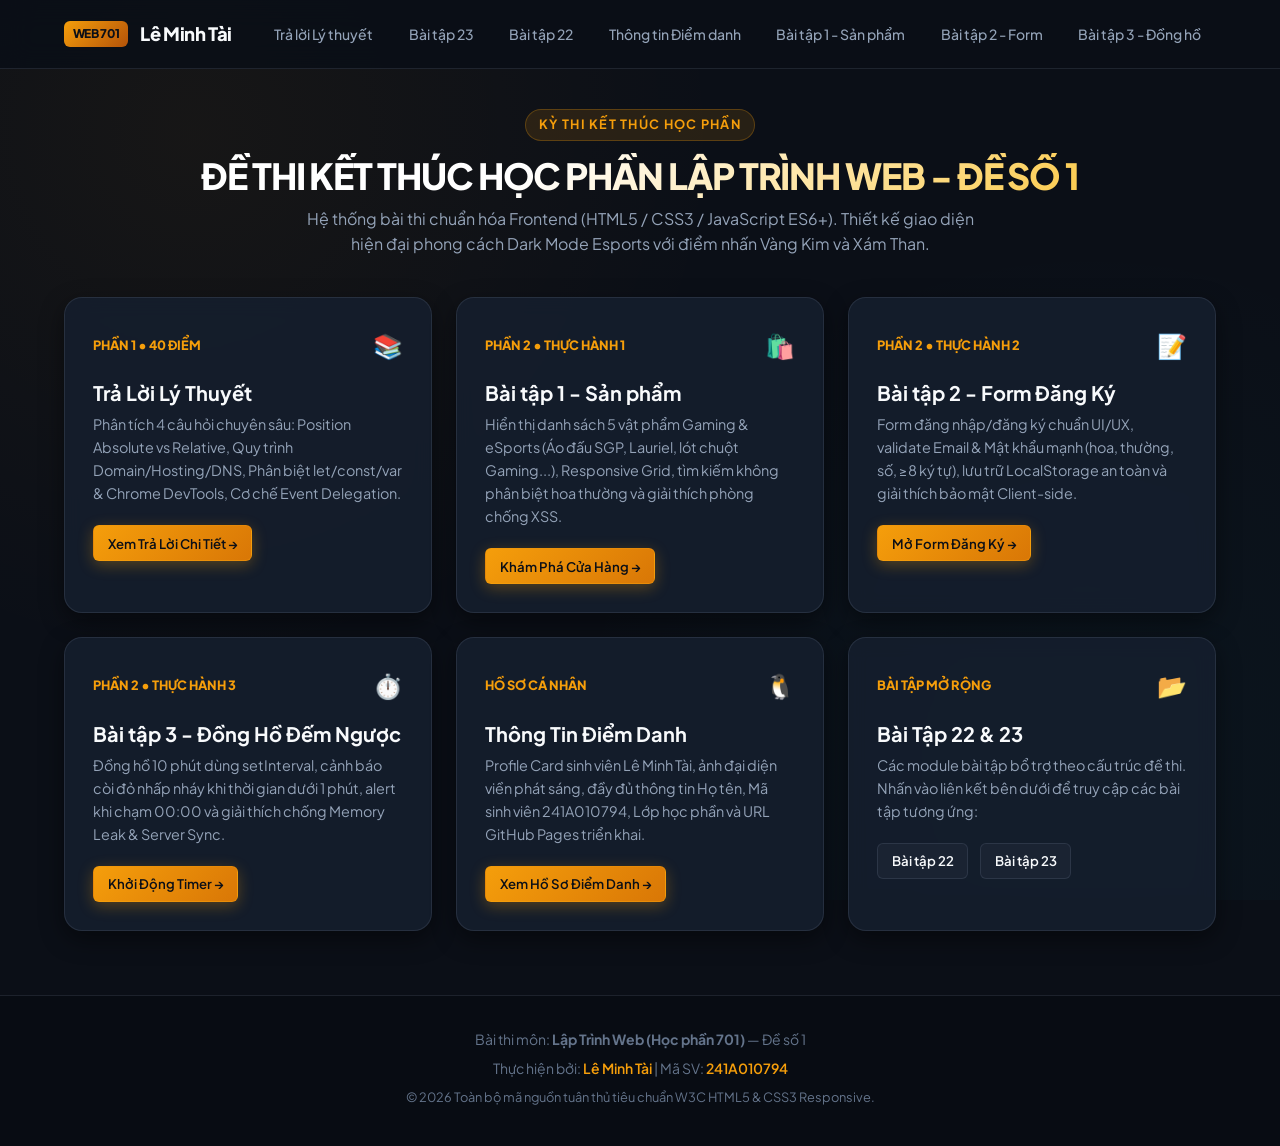
<file: index.html>
<!DOCTYPE html>
<html lang="vi">
<head>
  <meta charset="UTF-8">
  <meta name="viewport" content="width=device-width, initial-scale=1.0">
  <title>ĐỀ THI KẾT THÚC HỌC PHẦN LẬP TRÌNH WEB - ĐỀ SỐ 1</title>
  <meta name="description" content="Đề thi kết thúc học phần Lập trình Web - Đề số 1. Mã sinh viên: 241A010794.">
  <link rel="stylesheet" href="css/style.css">
</head>
<body>

  <!-- HEADER & NAVIGATION MENU -->
  <header class="site-header">
    <div class="container nav-wrapper">
      <a href="index.html" class="brand-logo" id="brand-logo">
        <span class="brand-badge">WEB 701</span>
        <span>Lê Minh Tài</span>
      </a>

      <!-- Menu theo đúng yêu cầu chính xác của đề thi -->
      <nav>
        <ul class="nav-menu">
          <li><a href="about.html" class="nav-link" id="nav-about">Trả lời Lý thuyết</a></li>
          <li><a href="baitap23.html" class="nav-link" id="nav-bt23">Bài tập 23</a></li>
          <li><a href="baitap22.html" class="nav-link" id="nav-bt22">Bài tập 22</a></li>
          <li><a href="contact.html" class="nav-link" id="nav-contact">Thông tin Điểm danh</a></li>
          <li><a href="baitap01.html" class="nav-link" id="nav-bt01">Bài tập 1 - Sản phẩm</a></li>
          <li><a href="baitap02.html" class="nav-link" id="nav-bt02">Bài tập 2 - Form</a></li>
          <li><a href="baitap03.html" class="nav-link" id="nav-bt03">Bài tập 3 - Đồng hồ</a></li>
        </ul>
      </nav>
    </div>
  </header>

  <!-- MAIN CONTENT -->
  <main class="main-content">
    <div class="container">
      
      <!-- HERO BANNER -->
      <section class="page-header">
        <span class="page-badge">Kỳ Thi Kết Thúc Học Phần</span>
        <h1 class="page-title">ĐỀ THI KẾT THÚC HỌC PHẦN LẬP TRÌNH WEB - ĐỀ SỐ 1</h1>
        <p class="page-desc">
          Hệ thống bài thi chuẩn hóa Frontend (HTML5 / CSS3 / JavaScript ES6+). Thiết kế giao diện hiện đại phong cách Dark Mode Esports với điểm nhấn Vàng Kim và Xám Than.
        </p>
      </section>

      <!-- PORTAL CARDS GRID -->
      <div style="display: grid; grid-template-columns: repeat(auto-fit, minmax(320px, 1fr)); gap: 1.5rem; margin-top: 2rem;">
        
        <!-- CARD 1: LÝ THUYẾT -->
        <article class="card">
          <div style="display: flex; justify-content: space-between; align-items: center; margin-bottom: 1rem;">
            <span style="color: var(--accent-gold); font-size: 0.8rem; font-weight: 800; text-transform: uppercase;">Phần 1 • 40 Điểm</span>
            <span style="font-size: 1.5rem;">📚</span>
          </div>
          <h2 style="font-size: 1.25rem; margin-bottom: 0.5rem;">Trả Lời Lý Thuyết</h2>
          <p style="color: var(--text-muted); font-size: 0.9rem; margin-bottom: 1.25rem;">
            Phân tích 4 câu hỏi chuyên sâu: Position Absolute vs Relative, Quy trình Domain/Hosting/DNS, Phân biệt let/const/var & Chrome DevTools, Cơ chế Event Delegation.
          </p>
          <a href="about.html" class="btn btn-primary btn-sm" id="btn-goto-about">Xem Trả Lời Chi Tiết &rarr;</a>
        </article>

        <!-- CARD 2: BÀI TẬP 1 - SẢN PHẨM -->
        <article class="card">
          <div style="display: flex; justify-content: space-between; align-items: center; margin-bottom: 1rem;">
            <span style="color: var(--accent-gold); font-size: 0.8rem; font-weight: 800; text-transform: uppercase;">Phần 2 • Thực Hành 1</span>
            <span style="font-size: 1.5rem;">🛍️</span>
          </div>
          <h2 style="font-size: 1.25rem; margin-bottom: 0.5rem;">Bài tập 1 - Sản phẩm</h2>
          <p style="color: var(--text-muted); font-size: 0.9rem; margin-bottom: 1.25rem;">
            Hiển thị danh sách 5 vật phẩm Gaming & eSports (Áo đấu SGP, Lauriel, lót chuột Gaming...), Responsive Grid, tìm kiếm không phân biệt hoa thường và giải thích phòng chống XSS.
          </p>
          <a href="baitap01.html" class="btn btn-primary btn-sm" id="btn-goto-bt01">Khám Phá Cửa Hàng &rarr;</a>
        </article>

        <!-- CARD 3: BÀI TẬP 2 - FORM ĐĂNG KÝ -->
        <article class="card">
          <div style="display: flex; justify-content: space-between; align-items: center; margin-bottom: 1rem;">
            <span style="color: var(--accent-gold); font-size: 0.8rem; font-weight: 800; text-transform: uppercase;">Phần 2 • Thực Hành 2</span>
            <span style="font-size: 1.5rem;">📝</span>
          </div>
          <h2 style="font-size: 1.25rem; margin-bottom: 0.5rem;">Bài tập 2 - Form Đăng Ký</h2>
          <p style="color: var(--text-muted); font-size: 0.9rem; margin-bottom: 1.25rem;">
            Form đăng nhập/đăng ký chuẩn UI/UX, validate Email & Mật khẩu mạnh (hoa, thường, số, ≥8 ký tự), lưu trữ LocalStorage an toàn và giải thích bảo mật Client-side.
          </p>
          <a href="baitap02.html" class="btn btn-primary btn-sm" id="btn-goto-bt02">Mở Form Đăng Ký &rarr;</a>
        </article>

        <!-- CARD 4: BÀI TẬP 3 - COUNTDOWN TIMER -->
        <article class="card">
          <div style="display: flex; justify-content: space-between; align-items: center; margin-bottom: 1rem;">
            <span style="color: var(--accent-gold); font-size: 0.8rem; font-weight: 800; text-transform: uppercase;">Phần 2 • Thực Hành 3</span>
            <span style="font-size: 1.5rem;">⏱️</span>
          </div>
          <h2 style="font-size: 1.25rem; margin-bottom: 0.5rem;">Bài tập 3 - Đồng Hồ Đếm Ngược</h2>
          <p style="color: var(--text-muted); font-size: 0.9rem; margin-bottom: 1.25rem;">
            Đồng hồ 10 phút dùng setInterval, cảnh báo còi đỏ nhấp nháy khi thời gian dưới 1 phút, alert khi chạm 00:00 và giải thích chống Memory Leak & Server Sync.
          </p>
          <a href="baitap03.html" class="btn btn-primary btn-sm" id="btn-goto-bt03">Khởi Động Timer &rarr;</a>
        </article>

        <!-- CARD 5: THÔNG TIN ĐIỂM DANH -->
        <article class="card">
          <div style="display: flex; justify-content: space-between; align-items: center; margin-bottom: 1rem;">
            <span style="color: var(--accent-gold); font-size: 0.8rem; font-weight: 800; text-transform: uppercase;">Hồ Sơ Cá Nhân</span>
            <span style="font-size: 1.5rem;">🐧</span>
          </div>
          <h2 style="font-size: 1.25rem; margin-bottom: 0.5rem;">Thông Tin Điểm Danh</h2>
          <p style="color: var(--text-muted); font-size: 0.9rem; margin-bottom: 1.25rem;">
            Profile Card sinh viên Lê Minh Tài, ảnh đại diện viền phát sáng, đầy đủ thông tin Họ tên, Mã sinh viên 241A010794, Lớp học phần và URL GitHub Pages triển khai.
          </p>
          <a href="contact.html" class="btn btn-primary btn-sm" id="btn-goto-contact">Xem Hồ Sơ Điểm Danh &rarr;</a>
        </article>

        <!-- CARD 6: CÁC BÀI TẬP BỔ TRỢ (BT22, BT23) -->
        <article class="card">
          <div style="display: flex; justify-content: space-between; align-items: center; margin-bottom: 1rem;">
            <span style="color: var(--accent-gold); font-size: 0.8rem; font-weight: 800; text-transform: uppercase;">Bài Tập Mở Rộng</span>
            <span style="font-size: 1.5rem;">📂</span>
          </div>
          <h2 style="font-size: 1.25rem; margin-bottom: 0.5rem;">Bài Tập 22 & 23</h2>
          <p style="color: var(--text-muted); font-size: 0.9rem; margin-bottom: 1.25rem;">
            Các module bài tập bổ trợ theo cấu trúc đề thi. Nhấn vào liên kết bên dưới để truy cập các bài tập tương ứng:
          </p>
          <div style="display: flex; gap: 0.75rem;">
            <a href="baitap22.html" class="btn btn-secondary btn-sm" id="btn-goto-bt22">Bài tập 22</a>
            <a href="baitap23.html" class="btn btn-secondary btn-sm" id="btn-goto-bt23">Bài tập 23</a>
          </div>
        </article>

      </div>

    </div>
  </main>

  <!-- FOOTER -->
  <footer class="site-footer">
    <div class="container">
      <p>Bài thi môn: <strong>Lập Trình Web (Học phần 701)</strong> — Đề số 1</p>
      <p>Thực hiện bởi: <span class="footer-highlight">Lê Minh Tài</span> | Mã SV: <span class="footer-highlight">241A010794</span></p>
      <p style="font-size: 0.8rem; margin-top: 0.5rem;">&copy; 2026 Toàn bộ mã nguồn tuân thủ tiêu chuẩn W3C HTML5 & CSS3 Responsive.</p>
    </div>
  </footer>

</body>
</html>
</file>
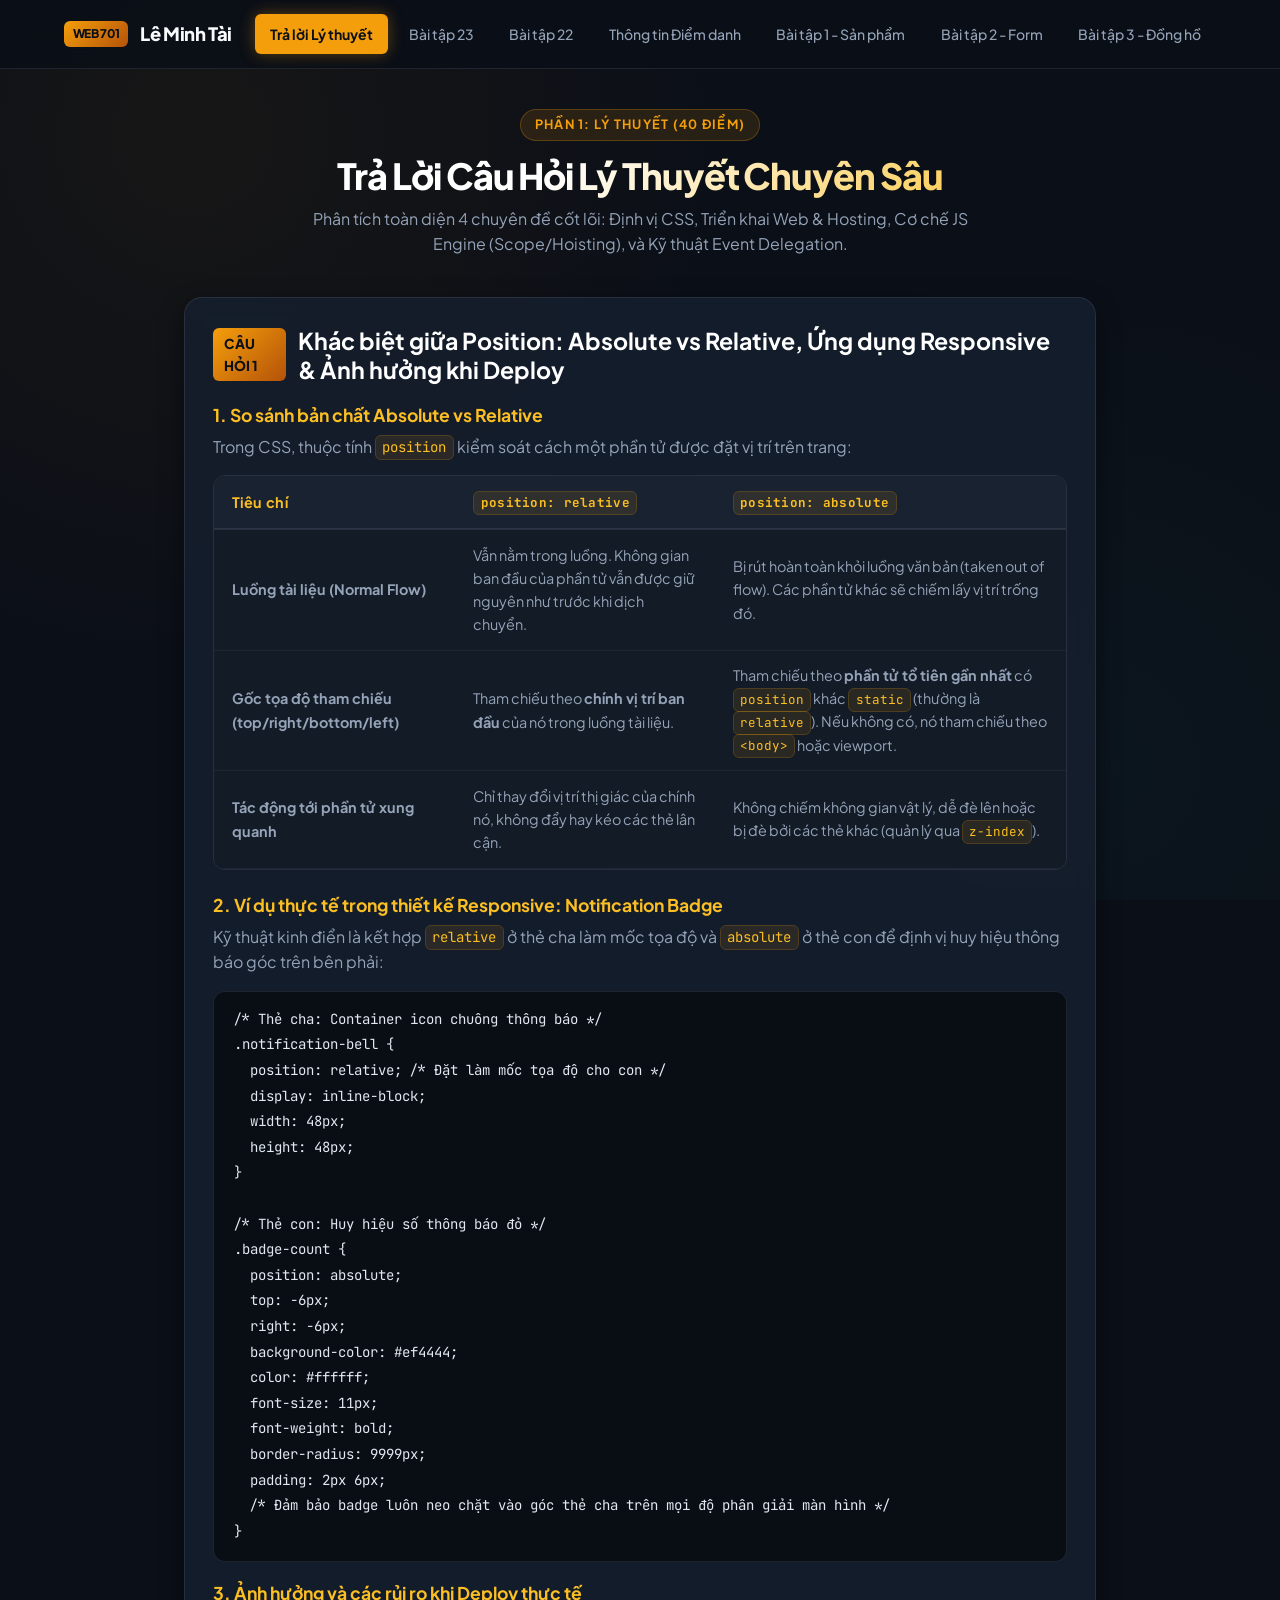
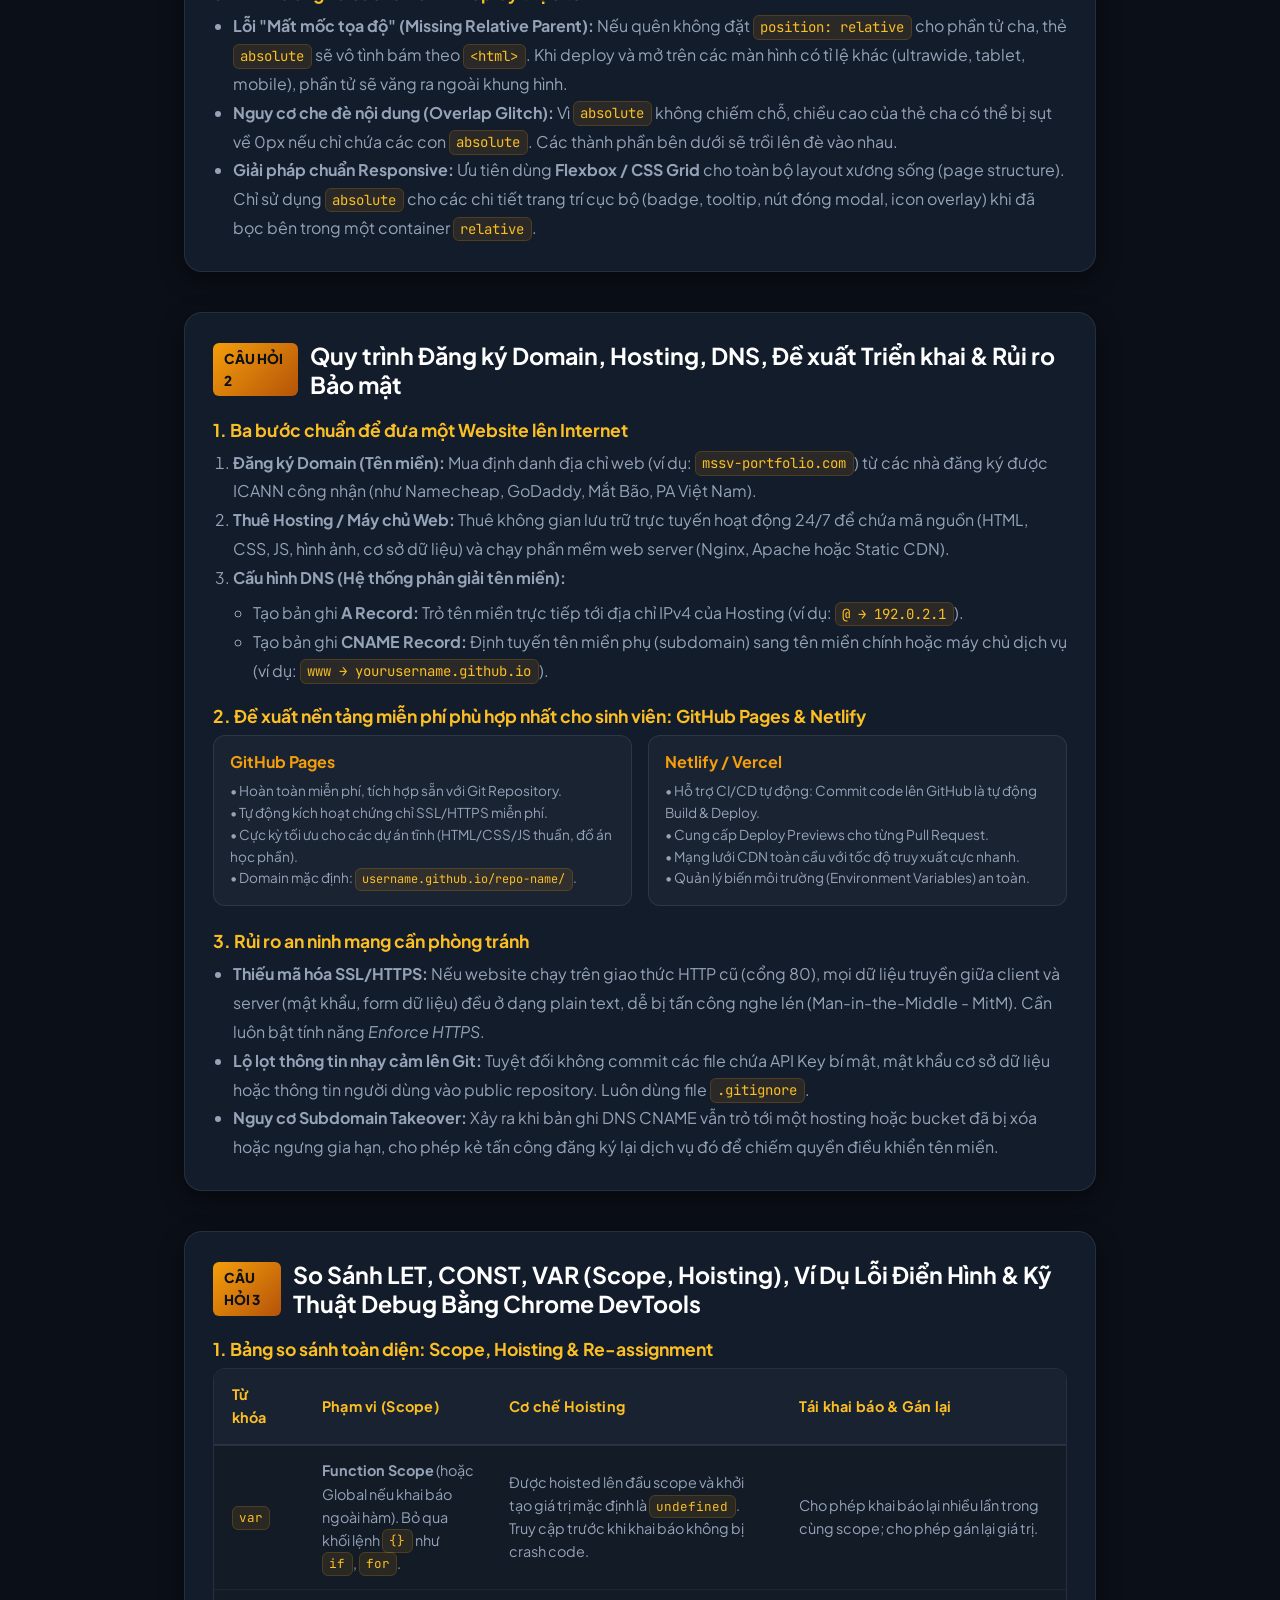
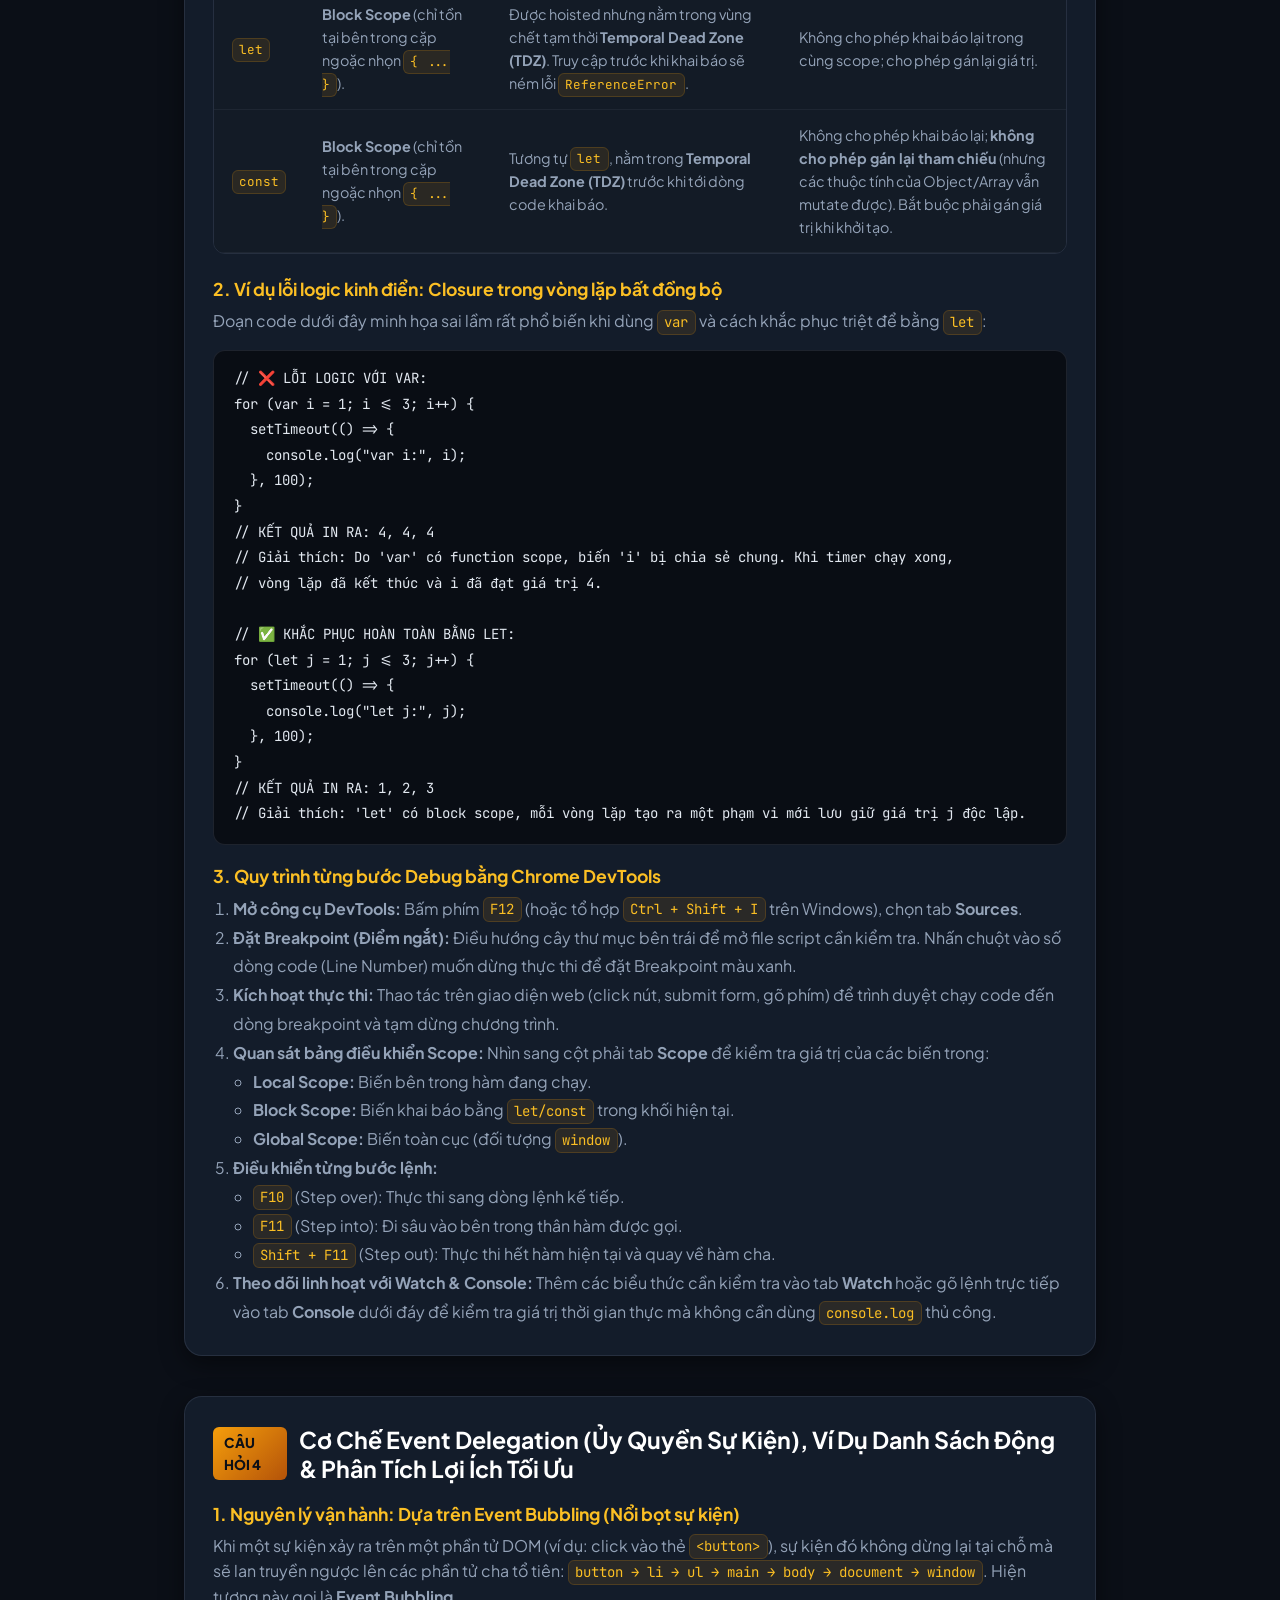
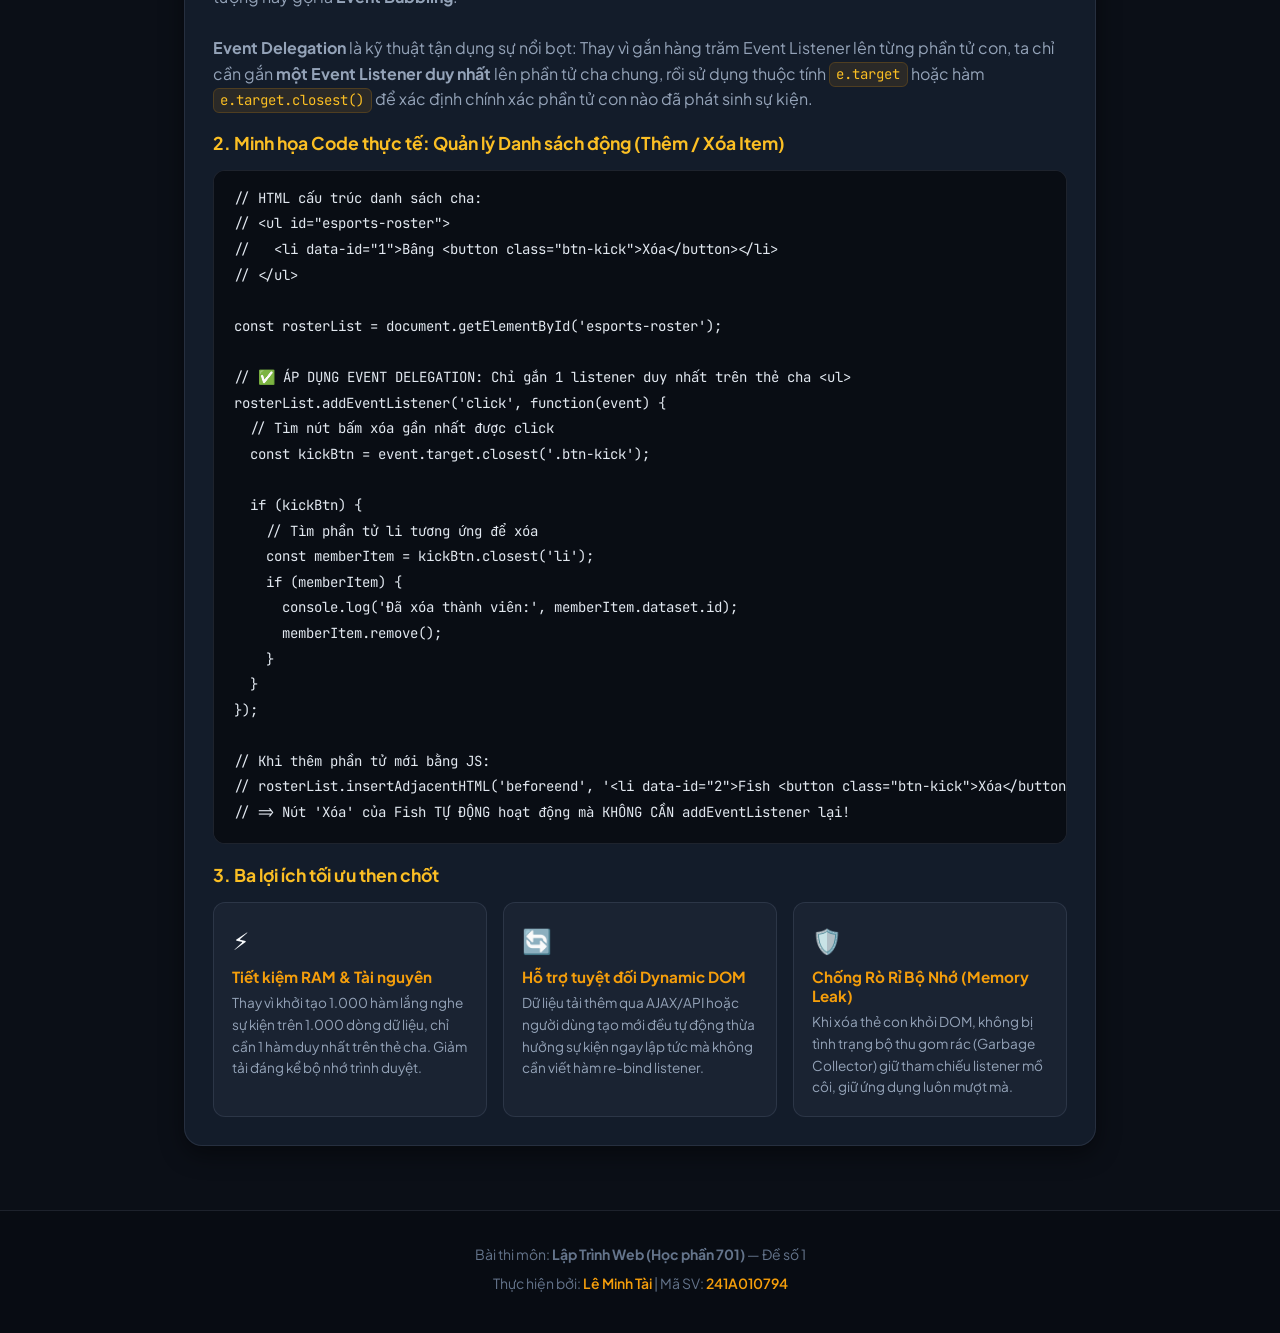
<file: about.html>
<!DOCTYPE html>
<html lang="vi">
<head>
  <meta charset="UTF-8">
  <meta name="viewport" content="width=device-width, initial-scale=1.0">
  <title>Trả Lời Lý Thuyết - Đề thi Lập trình Web Đề số 1</title>
  <meta name="description" content="Phần 1: Trả lời 4 câu hỏi lý thuyết Lập trình Web chi tiết, chuẩn xác, minh họa trực quan.">
  <link rel="stylesheet" href="css/style.css">
</head>
<body>

  <!-- HEADER & NAVIGATION MENU -->
  <header class="site-header">
    <div class="container nav-wrapper">
      <a href="index.html" class="brand-logo" id="brand-logo">
        <span class="brand-badge">WEB 701</span>
        <span>Lê Minh Tài</span>
      </a>

      <nav>
        <ul class="nav-menu">
          <li><a href="about.html" class="nav-link active" id="nav-about">Trả lời Lý thuyết</a></li>
          <li><a href="baitap23.html" class="nav-link" id="nav-bt23">Bài tập 23</a></li>
          <li><a href="baitap22.html" class="nav-link" id="nav-bt22">Bài tập 22</a></li>
          <li><a href="contact.html" class="nav-link" id="nav-contact">Thông tin Điểm danh</a></li>
          <li><a href="baitap01.html" class="nav-link" id="nav-bt01">Bài tập 1 - Sản phẩm</a></li>
          <li><a href="baitap02.html" class="nav-link" id="nav-bt02">Bài tập 2 - Form</a></li>
          <li><a href="baitap03.html" class="nav-link" id="nav-bt03">Bài tập 3 - Đồng hồ</a></li>
        </ul>
      </nav>
    </div>
  </header>

  <!-- MAIN CONTENT -->
  <main class="main-content">
    <div class="container" style="max-width: 960px;">

      <section class="page-header">
        <span class="page-badge">Phần 1: Lý Thuyết (40 Điểm)</span>
        <h1 class="page-title">Trả Lời Câu Hỏi Lý Thuyết Chuyên Sâu</h1>
        <p class="page-desc">Phân tích toàn diện 4 chuyên đề cốt lõi: Định vị CSS, Triển khai Web & Hosting, Cơ chế JS Engine (Scope/Hoisting), và Kỹ thuật Event Delegation.</p>
      </section>

      <!-- ==================== CÂU 1 ==================== -->
      <article class="card" style="margin-bottom: 2.5rem;" id="cau-1">
        <div style="display: flex; align-items: center; gap: 0.75rem; margin-bottom: 1.25rem;">
          <span class="brand-badge" style="font-size: 0.85rem; padding: 0.3rem 0.7rem;">CÂU HỎI 1</span>
          <h2 style="font-size: 1.45rem; color: #fff;">Khác biệt giữa Position: Absolute vs Relative, Ứng dụng Responsive & Ảnh hưởng khi Deploy</h2>
        </div>

        <h3 style="color: var(--accent-gold-light); font-size: 1.1rem; margin: 1.25rem 0 0.5rem;">1. So sánh bản chất Absolute vs Relative</h3>
        <p style="color: var(--text-muted); margin-bottom: 1rem;">
          Trong CSS, thuộc tính <code>position</code> kiểm soát cách một phần tử được đặt vị trí trên trang:
        </p>

        <div class="table-responsive" style="margin-bottom: 1.5rem;">
          <table class="table-custom">
            <thead>
              <tr>
                <th>Tiêu chí</th>
                <th><code>position: relative</code></th>
                <th><code>position: absolute</code></th>
              </tr>
            </thead>
            <tbody>
              <tr>
                <td><strong>Luồng tài liệu (Normal Flow)</strong></td>
                <td>Vẫn nằm trong luồng. Không gian ban đầu của phần tử vẫn được giữ nguyên như trước khi dịch chuyển.</td>
                <td>Bị rút hoàn toàn khỏi luồng văn bản (taken out of flow). Các phần tử khác sẽ chiếm lấy vị trí trống đó.</td>
              </tr>
              <tr>
                <td><strong>Gốc tọa độ tham chiếu (top/right/bottom/left)</strong></td>
                <td>Tham chiếu theo <strong>chính vị trí ban đầu</strong> của nó trong luồng tài liệu.</td>
                <td>Tham chiếu theo <strong>phần tử tổ tiên gần nhất</strong> có <code>position</code> khác <code>static</code> (thường là <code>relative</code>). Nếu không có, nó tham chiếu theo <code>&lt;body&gt;</code> hoặc viewport.</td>
              </tr>
              <tr>
                <td><strong>Tác động tới phần tử xung quanh</strong></td>
                <td>Chỉ thay đổi vị trí thị giác của chính nó, không đẩy hay kéo các thẻ lân cận.</td>
                <td>Không chiếm không gian vật lý, dễ đè lên hoặc bị đè bởi các thẻ khác (quản lý qua <code>z-index</code>).</td>
              </tr>
            </tbody>
          </table>
        </div>

        <h3 style="color: var(--accent-gold-light); font-size: 1.1rem; margin: 1.25rem 0 0.5rem;">2. Ví dụ thực tế trong thiết kế Responsive: Notification Badge</h3>
        <p style="color: var(--text-muted); margin-bottom: 0.75rem;">
          Kỹ thuật kinh điển là kết hợp <code>relative</code> ở thẻ cha làm mốc tọa độ và <code>absolute</code> ở thẻ con để định vị huy hiệu thông báo góc trên bên phải:
        </p>

        <pre><code>/* Thẻ cha: Container icon chuông thông báo */
.notification-bell {
  position: relative; /* Đặt làm mốc tọa độ cho con */
  display: inline-block;
  width: 48px;
  height: 48px;
}

/* Thẻ con: Huy hiệu số thông báo đỏ */
.badge-count {
  position: absolute;
  top: -6px;
  right: -6px;
  background-color: #ef4444;
  color: #ffffff;
  font-size: 11px;
  font-weight: bold;
  border-radius: 9999px;
  padding: 2px 6px;
  /* Đảm bảo badge luôn neo chặt vào góc thẻ cha trên mọi độ phân giải màn hình */
}</code></pre>

        <h3 style="color: var(--accent-gold-light); font-size: 1.1rem; margin: 1.25rem 0 0.5rem;">3. Ảnh hưởng và các rủi ro khi Deploy thực tế</h3>
        <ul style="color: var(--text-muted); padding-left: 1.25rem; line-height: 1.8;">
          <li><strong>Lỗi "Mất mốc tọa độ" (Missing Relative Parent):</strong> Nếu quên không đặt <code>position: relative</code> cho phần tử cha, thẻ <code>absolute</code> sẽ vô tình bám theo <code>&lt;html&gt;</code>. Khi deploy và mở trên các màn hình có tỉ lệ khác (ultrawide, tablet, mobile), phần tử sẽ văng ra ngoài khung hình.</li>
          <li><strong>Nguy cơ che đè nội dung (Overlap Glitch):</strong> Vì <code>absolute</code> không chiếm chỗ, chiều cao của thẻ cha có thể bị sụt về 0px nếu chỉ chứa các con <code>absolute</code>. Các thành phần bên dưới sẽ trồi lên đè vào nhau.</li>
          <li><strong>Giải pháp chuẩn Responsive:</strong> Ưu tiên dùng <strong>Flexbox / CSS Grid</strong> cho toàn bộ layout xương sống (page structure). Chỉ sử dụng <code>absolute</code> cho các chi tiết trang trí cục bộ (badge, tooltip, nút đóng modal, icon overlay) khi đã bọc bên trong một container <code>relative</code>.</li>
        </ul>
      </article>

      <!-- ==================== CÂU 2 ==================== -->
      <article class="card" style="margin-bottom: 2.5rem;" id="cau-2">
        <div style="display: flex; align-items: center; gap: 0.75rem; margin-bottom: 1.25rem;">
          <span class="brand-badge" style="font-size: 0.85rem; padding: 0.3rem 0.7rem;">CÂU HỎI 2</span>
          <h2 style="font-size: 1.45rem; color: #fff;">Quy trình Đăng ký Domain, Hosting, DNS, Đề xuất Triển khai & Rủi ro Bảo mật</h2>
        </div>

        <h3 style="color: var(--accent-gold-light); font-size: 1.1rem; margin: 1.25rem 0 0.5rem;">1. Ba bước chuẩn để đưa một Website lên Internet</h3>
        <ol style="color: var(--text-muted); padding-left: 1.25rem; line-height: 1.8; margin-bottom: 1.25rem;">
          <li><strong>Đăng ký Domain (Tên miền):</strong> Mua định danh địa chỉ web (ví dụ: <code>mssv-portfolio.com</code>) từ các nhà đăng ký được ICANN công nhận (như Namecheap, GoDaddy, Mắt Bão, PA Việt Nam).</li>
          <li><strong>Thuê Hosting / Máy chủ Web:</strong> Thuê không gian lưu trữ trực tuyến hoạt động 24/7 để chứa mã nguồn (HTML, CSS, JS, hình ảnh, cơ sở dữ liệu) và chạy phần mềm web server (Nginx, Apache hoặc Static CDN).</li>
          <li><strong>Cấu hình DNS (Hệ thống phân giải tên miền):</strong>
            <ul style="padding-left: 1.25rem; margin-top: 0.4rem;">
              <li>Tạo bản ghi <strong>A Record:</strong> Trỏ tên miền trực tiếp tới địa chỉ IPv4 của Hosting (ví dụ: <code>@ &rarr; 192.0.2.1</code>).</li>
              <li>Tạo bản ghi <strong>CNAME Record:</strong> Định tuyến tên miền phụ (subdomain) sang tên miền chính hoặc máy chủ dịch vụ (ví dụ: <code>www &rarr; yourusername.github.io</code>).</li>
            </ul>
          </li>
        </ol>

        <h3 style="color: var(--accent-gold-light); font-size: 1.1rem; margin: 1.25rem 0 0.5rem;">2. Đề xuất nền tảng miễn phí phù hợp nhất cho sinh viên: GitHub Pages & Netlify</h3>
        <div style="display: grid; grid-template-columns: 1fr 1fr; gap: 1rem; margin-bottom: 1.5rem;">
          <div style="background: var(--bg-surface); border: 1px solid var(--border-color); border-radius: var(--radius-md); padding: 1rem;">
            <h4 style="color: var(--accent-gold); margin-bottom: 0.5rem;">GitHub Pages</h4>
            <p style="font-size: 0.85rem; color: var(--text-muted);">
              • Hoàn toàn miễn phí, tích hợp sẵn với Git Repository.<br>
              • Tự động kích hoạt chứng chỉ SSL/HTTPS miễn phí.<br>
              • Cực kỳ tối ưu cho các dự án tĩnh (HTML/CSS/JS thuần, đồ án học phần).<br>
              • Domain mặc định: <code>username.github.io/repo-name/</code>.
            </p>
          </div>
          <div style="background: var(--bg-surface); border: 1px solid var(--border-color); border-radius: var(--radius-md); padding: 1rem;">
            <h4 style="color: var(--accent-gold); margin-bottom: 0.5rem;">Netlify / Vercel</h4>
            <p style="font-size: 0.85rem; color: var(--text-muted);">
              • Hỗ trợ CI/CD tự động: Commit code lên GitHub là tự động Build & Deploy.<br>
              • Cung cấp Deploy Previews cho từng Pull Request.<br>
              • Mạng lưới CDN toàn cầu với tốc độ truy xuất cực nhanh.<br>
              • Quản lý biến môi trường (Environment Variables) an toàn.
            </p>
          </div>
        </div>

        <h3 style="color: var(--accent-gold-light); font-size: 1.1rem; margin: 1.25rem 0 0.5rem;">3. Rủi ro an ninh mạng cần phòng tránh</h3>
        <ul style="color: var(--text-muted); padding-left: 1.25rem; line-height: 1.8;">
          <li><strong>Thiếu mã hóa SSL/HTTPS:</strong> Nếu website chạy trên giao thức HTTP cũ (cổng 80), mọi dữ liệu truyền giữa client và server (mật khẩu, form dữ liệu) đều ở dạng plain text, dễ bị tấn công nghe lén (Man-in-the-Middle - MitM). Cần luôn bật tính năng <em>Enforce HTTPS</em>.</li>
          <li><strong>Lộ lọt thông tin nhạy cảm lên Git:</strong> Tuyệt đối không commit các file chứa API Key bí mật, mật khẩu cơ sở dữ liệu hoặc thông tin người dùng vào public repository. Luôn dùng file <code>.gitignore</code>.</li>
          <li><strong>Nguy cơ Subdomain Takeover:</strong> Xảy ra khi bản ghi DNS CNAME vẫn trỏ tới một hosting hoặc bucket đã bị xóa hoặc ngưng gia hạn, cho phép kẻ tấn công đăng ký lại dịch vụ đó để chiếm quyền điều khiển tên miền.</li>
        </ul>
      </article>

      <!-- ==================== CÂU 3 ==================== -->
      <article class="card" style="margin-bottom: 2.5rem;" id="cau-3">
        <div style="display: flex; align-items: center; gap: 0.75rem; margin-bottom: 1.25rem;">
          <span class="brand-badge" style="font-size: 0.85rem; padding: 0.3rem 0.7rem;">CÂU HỎI 3</span>
          <h2 style="font-size: 1.45rem; color: #fff;">So Sánh LET, CONST, VAR (Scope, Hoisting), Ví Dụ Lỗi Điển Hình & Kỹ Thuật Debug Bằng Chrome DevTools</h2>
        </div>

        <h3 style="color: var(--accent-gold-light); font-size: 1.1rem; margin: 1.25rem 0 0.5rem;">1. Bảng so sánh toàn diện: Scope, Hoisting & Re-assignment</h3>
        <div class="table-responsive" style="margin-bottom: 1.5rem;">
          <table class="table-custom">
            <thead>
              <tr>
                <th>Từ khóa</th>
                <th>Phạm vi (Scope)</th>
                <th>Cơ chế Hoisting</th>
                <th>Tái khai báo & Gán lại</th>
              </tr>
            </thead>
            <tbody>
              <tr>
                <td><code>var</code></td>
                <td><strong>Function Scope</strong> (hoặc Global nếu khai báo ngoài hàm). Bỏ qua khối lệnh <code>{}</code> như <code>if</code>, <code>for</code>.</td>
                <td>Được hoisted lên đầu scope và khởi tạo giá trị mặc định là <code>undefined</code>. Truy cập trước khi khai báo không bị crash code.</td>
                <td>Cho phép khai báo lại nhiều lần trong cùng scope; cho phép gán lại giá trị.</td>
              </tr>
              <tr>
                <td><code>let</code></td>
                <td><strong>Block Scope</strong> (chỉ tồn tại bên trong cặp ngoặc nhọn <code>{ ... }</code>).</td>
                <td>Được hoisted nhưng nằm trong vùng chết tạm thời <strong>Temporal Dead Zone (TDZ)</strong>. Truy cập trước khi khai báo sẽ ném lỗi <code>ReferenceError</code>.</td>
                <td>Không cho phép khai báo lại trong cùng scope; cho phép gán lại giá trị.</td>
              </tr>
              <tr>
                <td><code>const</code></td>
                <td><strong>Block Scope</strong> (chỉ tồn tại bên trong cặp ngoặc nhọn <code>{ ... }</code>).</td>
                <td>Tương tự <code>let</code>, nằm trong <strong>Temporal Dead Zone (TDZ)</strong> trước khi tới dòng code khai báo.</td>
                <td>Không cho phép khai báo lại; <strong>không cho phép gán lại tham chiếu</strong> (nhưng các thuộc tính của Object/Array vẫn mutate được). Bắt buộc phải gán giá trị khi khởi tạo.</td>
              </tr>
            </tbody>
          </table>
        </div>

        <h3 style="color: var(--accent-gold-light); font-size: 1.1rem; margin: 1.25rem 0 0.5rem;">2. Ví dụ lỗi logic kinh điển: Closure trong vòng lặp bất đồng bộ</h3>
        <p style="color: var(--text-muted); margin-bottom: 0.5rem;">
          Đoạn code dưới đây minh họa sai lầm rất phổ biến khi dùng <code>var</code> và cách khắc phục triệt để bằng <code>let</code>:
        </p>

        <pre><code>// ❌ LỖI LOGIC VỚI VAR:
for (var i = 1; i <= 3; i++) {
  setTimeout(() => {
    console.log("var i:", i);
  }, 100);
}
// KẾT QUẢ IN RA: 4, 4, 4
// Giải thích: Do 'var' có function scope, biến 'i' bị chia sẻ chung. Khi timer chạy xong,
// vòng lặp đã kết thúc và i đã đạt giá trị 4.

// ✅ KHẮC PHỤC HOÀN TOÀN BẰNG LET:
for (let j = 1; j <= 3; j++) {
  setTimeout(() => {
    console.log("let j:", j);
  }, 100);
}
// KẾT QUẢ IN RA: 1, 2, 3
// Giải thích: 'let' có block scope, mỗi vòng lặp tạo ra một phạm vi mới lưu giữ giá trị j độc lập.</code></pre>

        <h3 style="color: var(--accent-gold-light); font-size: 1.1rem; margin: 1.25rem 0 0.5rem;">3. Quy trình từng bước Debug bằng Chrome DevTools</h3>
        <ol style="color: var(--text-muted); padding-left: 1.25rem; line-height: 1.8;">
          <li><strong>Mở công cụ DevTools:</strong> Bấm phím <code>F12</code> (hoặc tổ hợp <code>Ctrl + Shift + I</code> trên Windows), chọn tab <strong>Sources</strong>.</li>
          <li><strong>Đặt Breakpoint (Điểm ngắt):</strong> Điều hướng cây thư mục bên trái để mở file script cần kiểm tra. Nhấn chuột vào số dòng code (Line Number) muốn dừng thực thi để đặt Breakpoint màu xanh.</li>
          <li><strong>Kích hoạt thực thi:</strong> Thao tác trên giao diện web (click nút, submit form, gõ phím) để trình duyệt chạy code đến dòng breakpoint và tạm dừng chương trình.</li>
          <li><strong>Quan sát bảng điều khiển Scope:</strong> Nhìn sang cột phải tab <strong>Scope</strong> để kiểm tra giá trị của các biến trong:
            <ul style="padding-left: 1.25rem;">
              <li><strong>Local Scope:</strong> Biến bên trong hàm đang chạy.</li>
              <li><strong>Block Scope:</strong> Biến khai báo bằng <code>let/const</code> trong khối hiện tại.</li>
              <li><strong>Global Scope:</strong> Biến toàn cục (đối tượng <code>window</code>).</li>
            </ul>
          </li>
          <li><strong>Điều khiển từng bước lệnh:</strong>
            <ul style="padding-left: 1.25rem;">
              <li><code>F10</code> (Step over): Thực thi sang dòng lệnh kế tiếp.</li>
              <li><code>F11</code> (Step into): Đi sâu vào bên trong thân hàm được gọi.</li>
              <li><code>Shift + F11</code> (Step out): Thực thi hết hàm hiện tại và quay về hàm cha.</li>
            </ul>
          </li>
          <li><strong>Theo dõi linh hoạt với Watch & Console:</strong> Thêm các biểu thức cần kiểm tra vào tab <strong>Watch</strong> hoặc gõ lệnh trực tiếp vào tab <strong>Console</strong> dưới đáy để kiểm tra giá trị thời gian thực mà không cần dùng <code>console.log</code> thủ công.</li>
        </ol>
      </article>

      <!-- ==================== CÂU 4 ==================== -->
      <article class="card" id="cau-4">
        <div style="display: flex; align-items: center; gap: 0.75rem; margin-bottom: 1.25rem;">
          <span class="brand-badge" style="font-size: 0.85rem; padding: 0.3rem 0.7rem;">CÂU HỎI 4</span>
          <h2 style="font-size: 1.45rem; color: #fff;">Cơ Chế Event Delegation (Ủy Quyền Sự Kiện), Ví Dụ Danh Sách Động & Phân Tích Lợi Ích Tối Ưu</h2>
        </div>

        <h3 style="color: var(--accent-gold-light); font-size: 1.1rem; margin: 1.25rem 0 0.5rem;">1. Nguyên lý vận hành: Dựa trên Event Bubbling (Nổi bọt sự kiện)</h3>
        <p style="color: var(--text-muted); margin-bottom: 1rem;">
          Khi một sự kiện xảy ra trên một phần tử DOM (ví dụ: click vào thẻ <code>&lt;button&gt;</code>), sự kiện đó không dừng lại tại chỗ mà sẽ lan truyền ngược lên các phần tử cha tổ tiên: <code>button &rarr; li &rarr; ul &rarr; main &rarr; body &rarr; document &rarr; window</code>. 
          Hiện tượng này gọi là <strong>Event Bubbling</strong>.
          <br><br>
          <strong>Event Delegation</strong> là kỹ thuật tận dụng sự nổi bọt: Thay vì gắn hàng trăm Event Listener lên từng phần tử con, ta chỉ cần gắn <strong>một Event Listener duy nhất</strong> lên phần tử cha chung, rồi sử dụng thuộc tính <code>e.target</code> hoặc hàm <code>e.target.closest()</code> để xác định chính xác phần tử con nào đã phát sinh sự kiện.
        </p>

        <h3 style="color: var(--accent-gold-light); font-size: 1.1rem; margin: 1.25rem 0 0.5rem;">2. Minh họa Code thực tế: Quản lý Danh sách động (Thêm / Xóa Item)</h3>
        <pre><code>// HTML cấu trúc danh sách cha:
// &lt;ul id="esports-roster"&gt;
//   &lt;li data-id="1"&gt;Bâng &lt;button class="btn-kick"&gt;Xóa&lt;/button&gt;&lt;/li&gt;
// &lt;/ul&gt;

const rosterList = document.getElementById('esports-roster');

// ✅ ÁP DỤNG EVENT DELEGATION: Chỉ gắn 1 listener duy nhất trên thẻ cha &lt;ul&gt;
rosterList.addEventListener('click', function(event) {
  // Tìm nút bấm xóa gần nhất được click
  const kickBtn = event.target.closest('.btn-kick');
  
  if (kickBtn) {
    // Tìm phần tử li tương ứng để xóa
    const memberItem = kickBtn.closest('li');
    if (memberItem) {
      console.log('Đã xóa thành viên:', memberItem.dataset.id);
      memberItem.remove();
    }
  }
});

// Khi thêm phần tử mới bằng JS:
// rosterList.insertAdjacentHTML('beforeend', '&lt;li data-id="2"&gt;Fish &lt;button class="btn-kick"&gt;Xóa&lt;/button&gt;&lt;/li&gt;');
// => Nút 'Xóa' của Fish TỰ ĐỘNG hoạt động mà KHÔNG CẦN addEventListener lại!</code></pre>

        <h3 style="color: var(--accent-gold-light); font-size: 1.1rem; margin: 1.25rem 0 0.5rem;">3. Ba lợi ích tối ưu then chốt</h3>
        <div style="display: grid; grid-template-columns: repeat(auto-fit, minmax(240px, 1fr)); gap: 1rem; margin-top: 1rem;">
          
          <div style="background: var(--bg-surface); border: 1px solid var(--border-color); border-radius: var(--radius-md); padding: 1.15rem;">
            <div style="font-size: 1.5rem; margin-bottom: 0.5rem;">⚡</div>
            <h4 style="color: var(--accent-gold); font-size: 0.95rem; margin-bottom: 0.35rem;">Tiết kiệm RAM & Tài nguyên</h4>
            <p style="font-size: 0.85rem; color: var(--text-muted);">
              Thay vì khởi tạo 1.000 hàm lắng nghe sự kiện trên 1.000 dòng dữ liệu, chỉ cần 1 hàm duy nhất trên thẻ cha. Giảm tải đáng kể bộ nhớ trình duyệt.
            </p>
          </div>

          <div style="background: var(--bg-surface); border: 1px solid var(--border-color); border-radius: var(--radius-md); padding: 1.15rem;">
            <div style="font-size: 1.5rem; margin-bottom: 0.5rem;">🔄</div>
            <h4 style="color: var(--accent-gold); font-size: 0.95rem; margin-bottom: 0.35rem;">Hỗ trợ tuyệt đối Dynamic DOM</h4>
            <p style="font-size: 0.85rem; color: var(--text-muted);">
              Dữ liệu tải thêm qua AJAX/API hoặc người dùng tạo mới đều tự động thừa hưởng sự kiện ngay lập tức mà không cần viết hàm re-bind listener.
            </p>
          </div>

          <div style="background: var(--bg-surface); border: 1px solid var(--border-color); border-radius: var(--radius-md); padding: 1.15rem;">
            <div style="font-size: 1.5rem; margin-bottom: 0.5rem;">🛡️</div>
            <h4 style="color: var(--accent-gold); font-size: 0.95rem; margin-bottom: 0.35rem;">Chống Rò Rỉ Bộ Nhớ (Memory Leak)</h4>
            <p style="font-size: 0.85rem; color: var(--text-muted);">
              Khi xóa thẻ con khỏi DOM, không bị tình trạng bộ thu gom rác (Garbage Collector) giữ tham chiếu listener mồ côi, giữ ứng dụng luôn mượt mà.
            </p>
          </div>

        </div>
      </article>

    </div>
  </main>

  <!-- FOOTER -->
  <footer class="site-footer">
    <div class="container">
      <p>Bài thi môn: <strong>Lập Trình Web (Học phần 701)</strong> — Đề số 1</p>
      <p>Thực hiện bởi: <span class="footer-highlight">Lê Minh Tài</span> | Mã SV: <span class="footer-highlight">241A010794</span></p>
    </div>
  </footer>

</body>
</html>
</file>
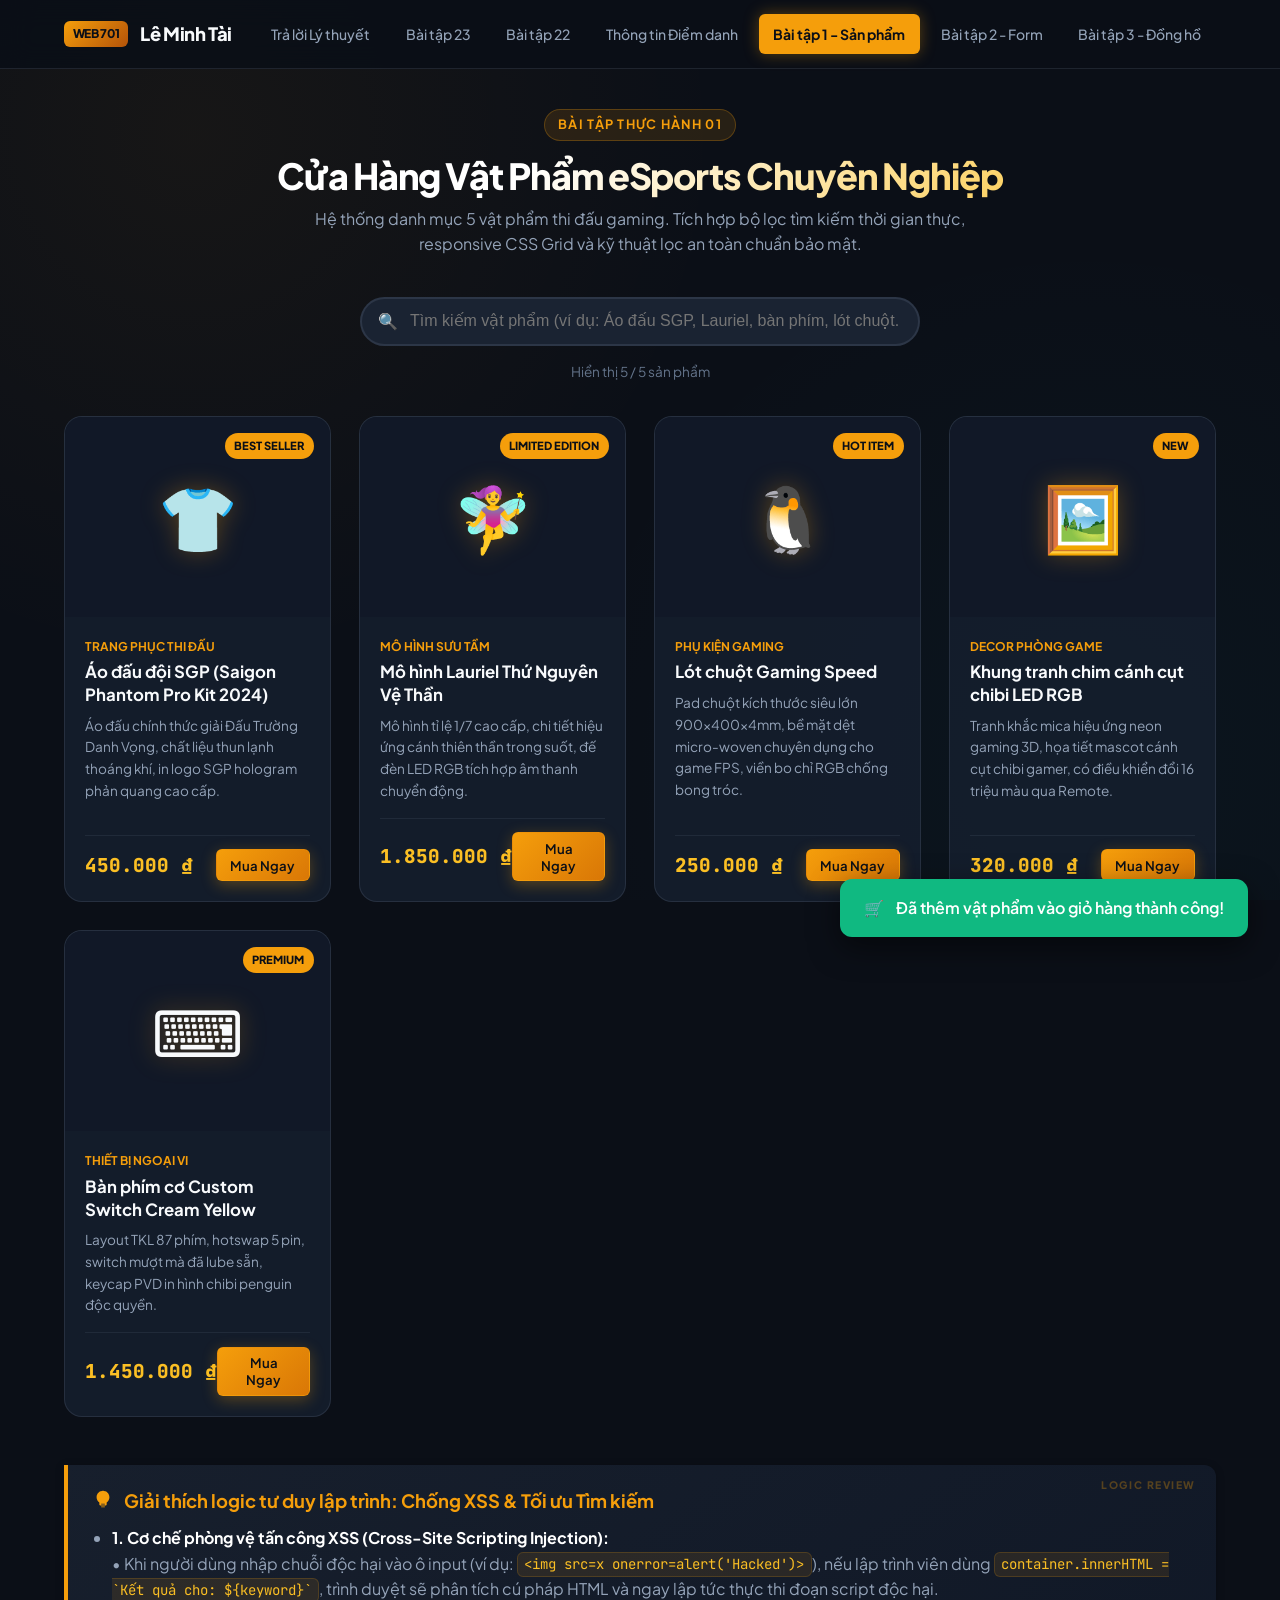
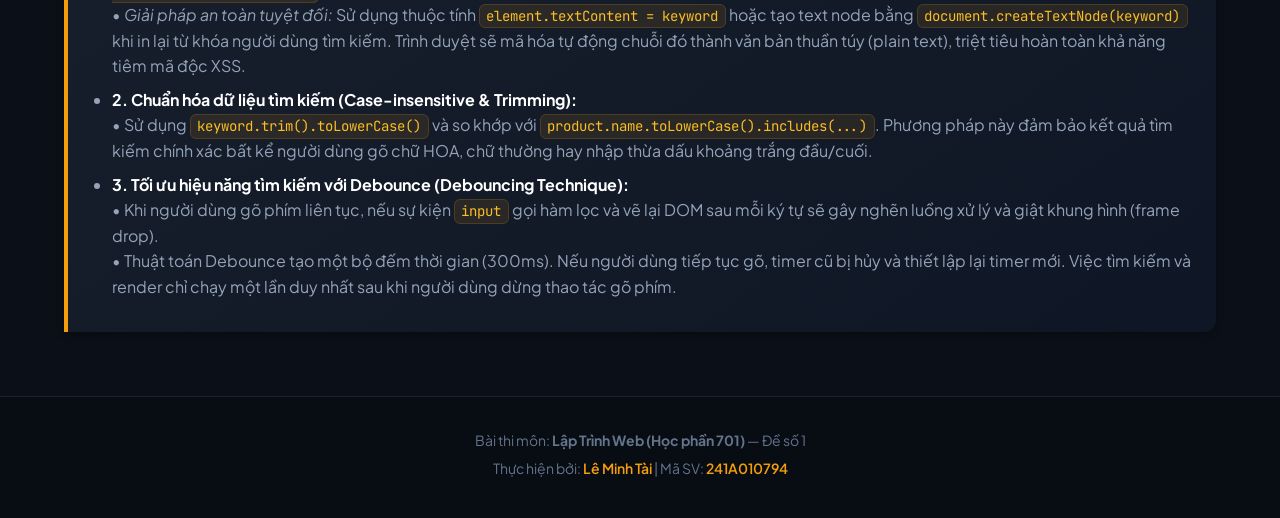
<file: baitap01.html>
<!DOCTYPE html>
<html lang="vi">
<head>
  <meta charset="UTF-8">
  <meta name="viewport" content="width=device-width, initial-scale=1.0">
  <title>Bài tập 1: Danh Sách Sản Phẩm eSports - Đề thi Lập trình Web</title>
  <meta name="description" content="Bài tập 1: Hiển thị mảng sản phẩm eSports, responsive grid, tìm kiếm không phân biệt hoa thường, chống XSS injection.">
  <link rel="stylesheet" href="css/style.css">
</head>
<body>

  <!-- HEADER & NAVIGATION MENU -->
  <header class="site-header">
    <div class="container nav-wrapper">
      <a href="index.html" class="brand-logo" id="brand-logo">
        <span class="brand-badge">WEB 701</span>
        <span>Lê Minh Tài</span>
      </a>

      <nav>
        <ul class="nav-menu">
          <li><a href="about.html" class="nav-link" id="nav-about">Trả lời Lý thuyết</a></li>
          <li><a href="baitap23.html" class="nav-link" id="nav-bt23">Bài tập 23</a></li>
          <li><a href="baitap22.html" class="nav-link" id="nav-bt22">Bài tập 22</a></li>
          <li><a href="contact.html" class="nav-link" id="nav-contact">Thông tin Điểm danh</a></li>
          <li><a href="baitap01.html" class="nav-link active" id="nav-bt01">Bài tập 1 - Sản phẩm</a></li>
          <li><a href="baitap02.html" class="nav-link" id="nav-bt02">Bài tập 2 - Form</a></li>
          <li><a href="baitap03.html" class="nav-link" id="nav-bt03">Bài tập 3 - Đồng hồ</a></li>
        </ul>
      </nav>
    </div>
  </header>

  <!-- MAIN CONTENT -->
  <main class="main-content">
    <div class="container">
      
      <!-- PAGE HEADER -->
      <section class="page-header">
        <span class="page-badge">Bài Tập Thực Hành 01</span>
        <h1 class="page-title">Cửa Hàng Vật Phẩm eSports Chuyên Nghiệp</h1>
        <p class="page-desc">Hệ thống danh mục 5 vật phẩm thi đấu gaming. Tích hợp bộ lọc tìm kiếm thời gian thực, responsive CSS Grid và kỹ thuật lọc an toàn chuẩn bảo mật.</p>
      </section>

      <!-- SEARCH BAR SECTION -->
      <section style="margin-bottom: 2rem;">
        <div class="search-wrapper">
          <span class="search-icon">🔍</span>
          <input 
            type="text" 
            id="search-input" 
            class="search-input" 
            placeholder="Tìm kiếm vật phẩm (ví dụ: Áo đấu SGP, Lauriel, bàn phím, lót chuột...)"
            autocomplete="off"
            aria-label="Tìm kiếm sản phẩm"
          >
        </div>
        <div style="text-align: center; margin-top: 0.75rem;">
          <span style="font-size: 0.85rem; color: var(--text-dim);" id="search-result-count">Hiển thị 5 / 5 sản phẩm</span>
        </div>
      </section>

      <!-- PRODUCT LIST GRID -->
      <section id="products-container" class="products-grid" aria-live="polite">
        <!-- Render động bằng JavaScript -->
      </section>

      <!-- KHÔNG GIAN THÔNG BÁO LỖI / KHÔNG TÌM THẤY SẢN PHẨM -->
      <div id="no-results" class="empty-state" style="display: none;">
        <div class="empty-state-icon">⚠️</div>
        <h3 style="font-size: 1.25rem; color: #fff; margin-bottom: 0.5rem;" id="no-results-title">Không tìm thấy sản phẩm phù hợp!</h3>
        <p style="color: var(--text-muted); font-size: 0.9rem; margin-bottom: 1.25rem;" id="no-results-desc">
          Vui lòng thử lại với từ khóa khác hoặc xóa bộ lọc tìm kiếm.
        </p>
        <button type="button" class="btn btn-secondary btn-sm" id="btn-reset-search">Xóa Tìm Kiếm</button>
      </div>

      <!-- ĐẶC BIỆT: GIẢI THÍCH LOGIC TƯ DUY LẬP TRÌNH -->
      <section class="logic-explanation-box">
        <h3 class="logic-box-title">
          <svg viewBox="0 0 24 24"><path d="M12 2C8.13 2 5 5.13 5 9c0 2.38 1.19 4.47 3 5.74V17c0 .55.45 1 1 1h6c.55 0 1-.45 1-1v-2.26c1.81-1.27 3-3.36 3-5.74 0-3.87-3.13-7-7-7zm2 18H10v-1h4v1zm0-3H10v-1h4v1zm-2-15C9.79 2 8 3.79 8 6s1.79 4 4 4 4-1.79 4-4-1.79-4-4-4z"/></svg>
          Giải thích logic tư duy lập trình: Chống XSS & Tối ưu Tìm kiếm
        </h3>
        <ul>
          <li>
            <strong>1. Cơ chế phòng vệ tấn công XSS (Cross-Site Scripting Injection):</strong><br>
            • Khi người dùng nhập chuỗi độc hại vào ô input (ví dụ: <code>&lt;img src=x onerror=alert('Hacked')&gt;</code>), nếu lập trình viên dùng <code>container.innerHTML = `Kết quả cho: ${keyword}`</code>, trình duyệt sẽ phân tích cú pháp HTML và ngay lập tức thực thi đoạn script độc hại.<br>
            • <em>Giải pháp an toàn tuyệt đối:</em> Sử dụng thuộc tính <code>element.textContent = keyword</code> hoặc tạo text node bằng <code>document.createTextNode(keyword)</code> khi in lại từ khóa người dùng tìm kiếm. Trình duyệt sẽ mã hóa tự động chuỗi đó thành văn bản thuần túy (plain text), triệt tiêu hoàn toàn khả năng tiêm mã độc XSS.
          </li>
          <li>
            <strong>2. Chuẩn hóa dữ liệu tìm kiếm (Case-insensitive & Trimming):</strong><br>
            • Sử dụng <code>keyword.trim().toLowerCase()</code> và so khớp với <code>product.name.toLowerCase().includes(...)</code>. Phương pháp này đảm bảo kết quả tìm kiếm chính xác bất kể người dùng gõ chữ HOA, chữ thường hay nhập thừa dấu khoảng trắng đầu/cuối.
          </li>
          <li>
            <strong>3. Tối ưu hiệu năng tìm kiếm với Debounce (Debouncing Technique):</strong><br>
            • Khi người dùng gõ phím liên tục, nếu sự kiện <code>input</code> gọi hàm lọc và vẽ lại DOM sau mỗi ký tự sẽ gây nghẽn luồng xử lý và giật khung hình (frame drop).<br>
            • Thuật toán Debounce tạo một bộ đếm thời gian (300ms). Nếu người dùng tiếp tục gõ, timer cũ bị hủy và thiết lập lại timer mới. Việc tìm kiếm và render chỉ chạy một lần duy nhất sau khi người dùng dừng thao tác gõ phím.
          </li>
        </ul>
      </section>

    </div>
  </main>

  <!-- TOAST THÔNG BÁO THÊM GIỎ HÀNG -->
  <div id="cart-toast" class="toast-notice">
    <span>🛒</span>
    <span id="toast-message">Đã thêm vật phẩm vào giỏ hàng thành công!</span>
  </div>

  <!-- FOOTER -->
  <footer class="site-footer">
    <div class="container">
      <p>Bài thi môn: <strong>Lập Trình Web (Học phần 701)</strong> — Đề số 1</p>
      <p>Thực hiện bởi: <span class="footer-highlight">Lê Minh Tài</span> | Mã SV: <span class="footer-highlight">241A010794</span></p>
    </div>
  </footer>

  <!-- JAVASCRIPT XỬ LÝ SẢN PHẨM VÀ TÌM KIẾM AN TOÀN -->
  <script>
    // 1. MẢNG DỮ LIỆU 5 SẢN PHẨM CHỦ ĐỀ ESPORTS THEO ĐỀ BÀI
    const productsData = [
      {
        id: 1,
        name: "Áo đấu đội SGP (Saigon Phantom Pro Kit 2024)",
        category: "Trang phục thi đấu",
        price: 450000,
        badge: "Best Seller",
        icon: "👕",
        desc: "Áo đấu chính thức giải Đấu Trường Danh Vọng, chất liệu thun lạnh thoáng khí, in logo SGP hologram phản quang cao cấp."
      },
      {
        id: 2,
        name: "Mô hình Lauriel Thứ Nguyên Vệ Thần",
        category: "Mô hình sưu tầm",
        price: 1850000,
        badge: "Limited Edition",
        icon: "🧚‍♀️",
        desc: "Mô hình tỉ lệ 1/7 cao cấp, chi tiết hiệu ứng cánh thiên thần trong suốt, đế đèn LED RGB tích hợp âm thanh chuyển động."
      },
      {
        id: 3,
        name: "Lót chuột Gaming Speed",
        category: "Phụ kiện Gaming",
        price: 250000,
        badge: "Hot Item",
        icon: "🐧",
        desc: "Pad chuột kích thước siêu lớn 900x400x4mm, bề mặt dệt micro-woven chuyên dụng cho game FPS, viền bo chỉ RGB chống bong tróc."
      },
      {
        id: 4,
        name: "Khung tranh chim cánh cụt chibi LED RGB",
        category: "Decor Phòng Game",
        price: 320000,
        badge: "New",
        icon: "🖼️",
        desc: "Tranh khắc mica hiệu ứng neon gaming 3D, họa tiết mascot cánh cụt chibi gamer, có điều khiển đổi 16 triệu màu qua Remote."
      },
      {
        id: 5,
        name: "Bàn phím cơ Custom Switch Cream Yellow",
        category: "Thiết bị ngoại vi",
        price: 1450000,
        badge: "Premium",
        icon: "⌨️",
        desc: "Layout TKL 87 phím, hotswap 5 pin, switch mượt mà đã lube sẵn, keycap PVD in hình chibi penguin độc quyền."
      }
    ];

    // 2. KHỞI TẠO CÁC PHẦN TỬ DOM
    const productsContainer = document.getElementById('products-container');
    const searchInput = document.getElementById('search-input');
    const noResultsDiv = document.getElementById('no-results');
    const noResultsDesc = document.getElementById('no-results-desc');
    const btnResetSearch = document.getElementById('btn-reset-search');
    const searchResultCount = document.getElementById('search-result-count');
    const cartToast = document.getElementById('cart-toast');

    // Hàm format định dạng tiền tệ VNĐ
    function formatCurrency(amount) {
      return new Intl.NumberFormat('vi-VN', { style: 'currency', currency: 'VND' }).format(amount);
    }

    // 3. HÀM RENDER DANH SÁCH SẢN PHẨM VÀO DOM
    function renderProducts(list) {
      // Dọn sạch danh sách cũ
      productsContainer.innerHTML = '';

      if (list.length === 0) {
        productsContainer.style.display = 'none';
        noResultsDiv.style.display = 'block';
        return;
      }

      productsContainer.style.display = 'grid';
      noResultsDiv.style.display = 'none';

      // Duyệt mảng và xây dựng phần tử DOM
      list.forEach(product => {
        const card = document.createElement('article');
        card.className = 'product-card';
        card.setAttribute('data-id', product.id);

        card.innerHTML = `
          <span class="product-badge-tag">${product.badge}</span>
          <div class="product-img-box">
            <span class="product-icon-avatar" aria-hidden="true">${product.icon}</span>
          </div>
          <div class="product-body">
            <span class="product-category">${product.category}</span>
            <h3 class="product-title">${product.name}</h3>
            <p class="product-desc">${product.desc}</p>
            <div class="product-footer">
              <span class="product-price">${formatCurrency(product.price)}</span>
              <button type="button" class="btn btn-primary btn-sm btn-add-cart" data-name="${product.name}">
                Mua Ngay
              </button>
            </div>
          </div>
        `;

        productsContainer.appendChild(card);
      });
    }

    // 4. HÀM TÌM KIẾM AN TOÀN (CASE-INSENSITIVE + XSS-SAFE)
    function handleSearch() {
      const rawInput = searchInput.value;
      const normalizedQuery = rawInput.trim().toLowerCase();

      // Lọc danh sách sản phẩm theo tên không phân biệt hoa thường
      const filtered = productsData.filter(product => {
        return product.name.toLowerCase().includes(normalizedQuery);
      });

      // Cập nhật số lượng
      searchResultCount.textContent = `Hiển thị ${filtered.length} / ${productsData.length} sản phẩm`;

      // Nếu không có sản phẩm: Xử lý hiển thị thông báo lỗi AN TOÀN TUYỆT ĐỐI (TRÁNH XSS)
      if (filtered.length === 0) {
        // Dùng textContent / createTextNode để chống injection nếu người dùng nhập mã HTML độc
        noResultsDesc.textContent = '';
        noResultsDesc.appendChild(document.createTextNode('Không tìm thấy kết quả nào phù hợp với từ khóa: "'));
        
        const highlightSpan = document.createElement('strong');
        highlightSpan.style.color = 'var(--accent-gold)';
        highlightSpan.textContent = rawInput; // textContent tự động escape ký tự HTML < > & " '
        noResultsDesc.appendChild(highlightSpan);
        
        noResultsDesc.appendChild(document.createTextNode('". Vui lòng kiểm tra lại chính tả hoặc thử lại.'));
      }

      // Render lại danh sách
      renderProducts(filtered);
    }

    // 5. KỸ THUẬT DEBOUNCE TỐI ƯU HIỆU NĂNG GÕ PHÍM
    function debounce(callback, delay = 250) {
      let timer;
      return function(...args) {
        clearTimeout(timer);
        timer = setTimeout(() => {
          callback.apply(this, args);
        }, delay);
      };
    }

    // Gán sự kiện tìm kiếm với Debounce
    searchInput.addEventListener('input', debounce(handleSearch, 200));

    // Nút xóa bộ lọc
    btnResetSearch.addEventListener('click', () => {
      searchInput.value = '';
      handleSearch();
      searchInput.focus();
    });

    // 6. ÁP DỤNG EVENT DELEGATION CHO NÚT BẤM "MUA NGAY"
    productsContainer.addEventListener('click', (event) => {
      const btn = event.target.closest('.btn-add-cart');
      if (btn) {
        const prodName = btn.dataset.name;
        showToast(`Đã thêm "${prodName}" vào giỏ hàng!`);
      }
    });

    // Hàm hiển thị Toast thông báo
    let toastTimeout;
    function showToast(msg) {
      const toastMessage = document.getElementById('toast-message');
      toastMessage.textContent = msg;
      cartToast.classList.add('show');
      
      clearTimeout(toastTimeout);
      toastTimeout = setTimeout(() => {
        cartToast.classList.remove('show');
      }, 2500);
    }

    // 7. KHỞI CHẠY LẦN ĐẦU
    renderProducts(productsData);
  </script>

</body>
</html>
</file>
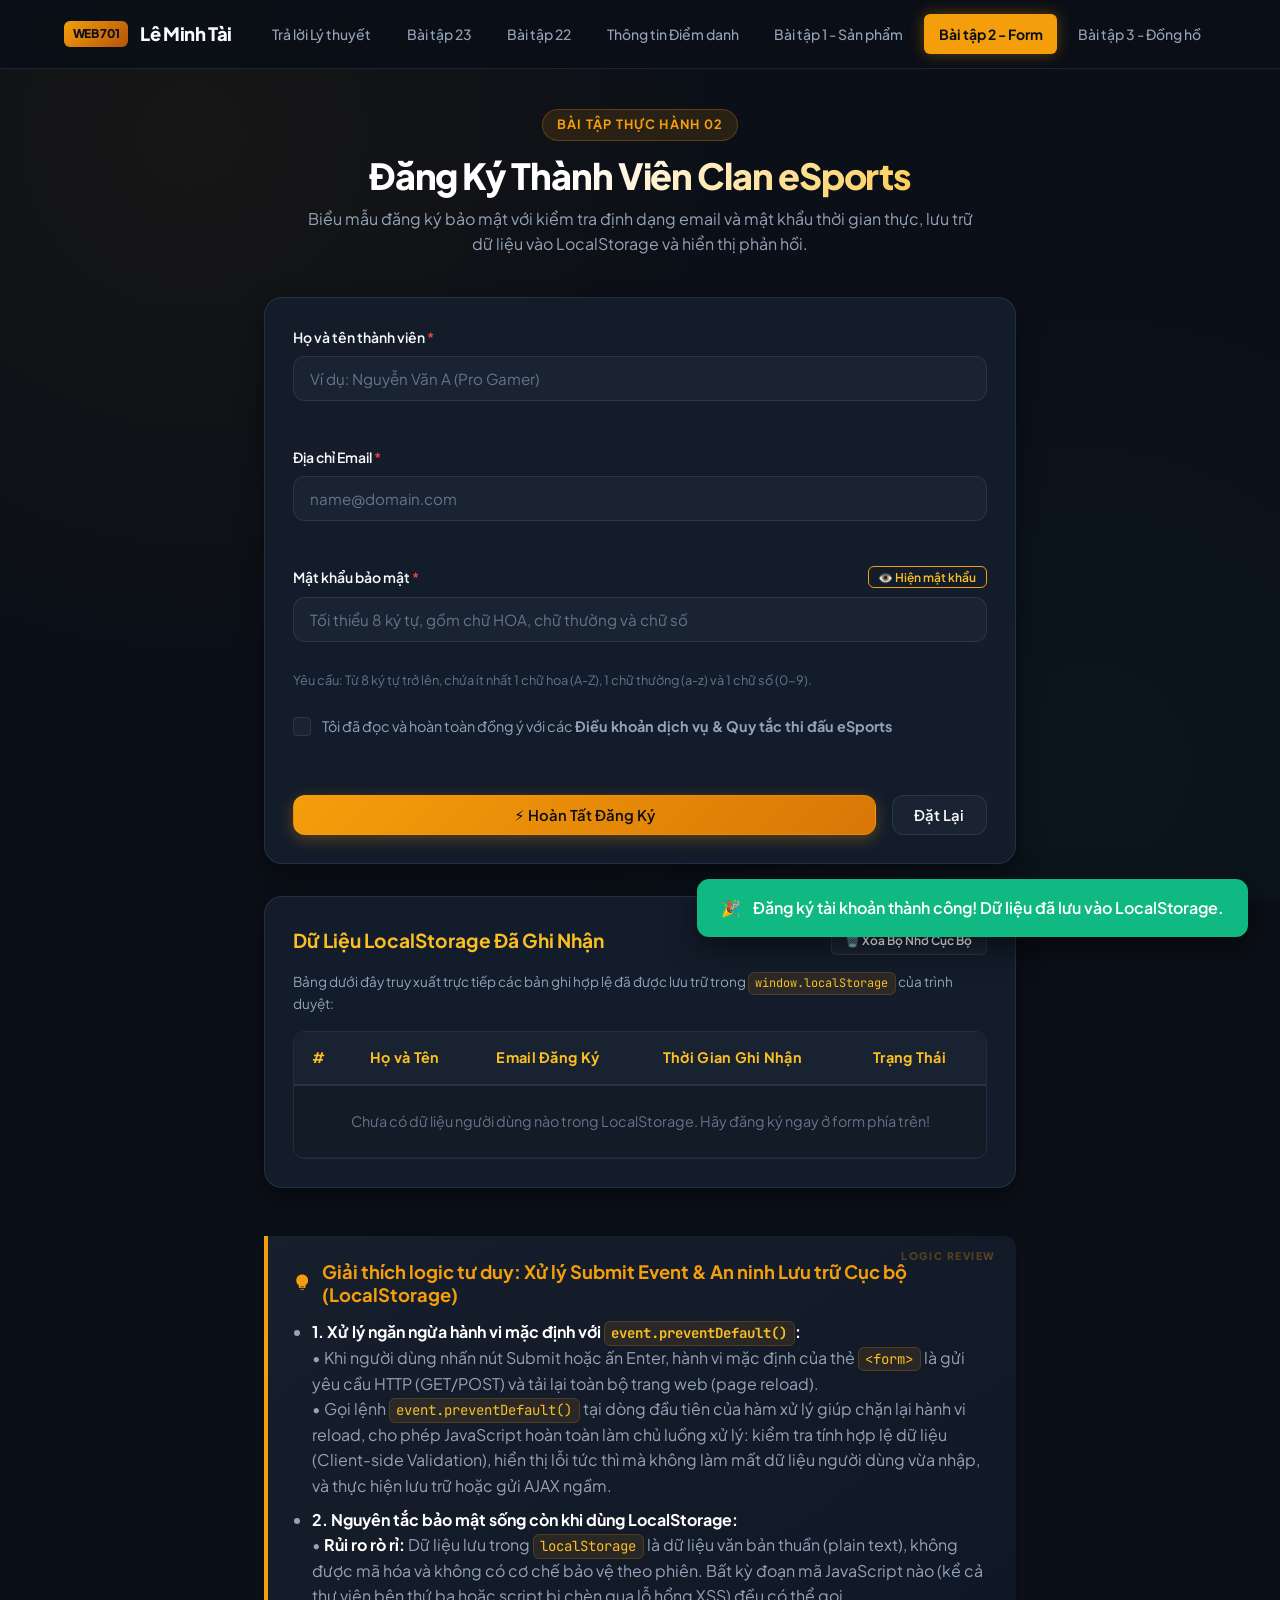
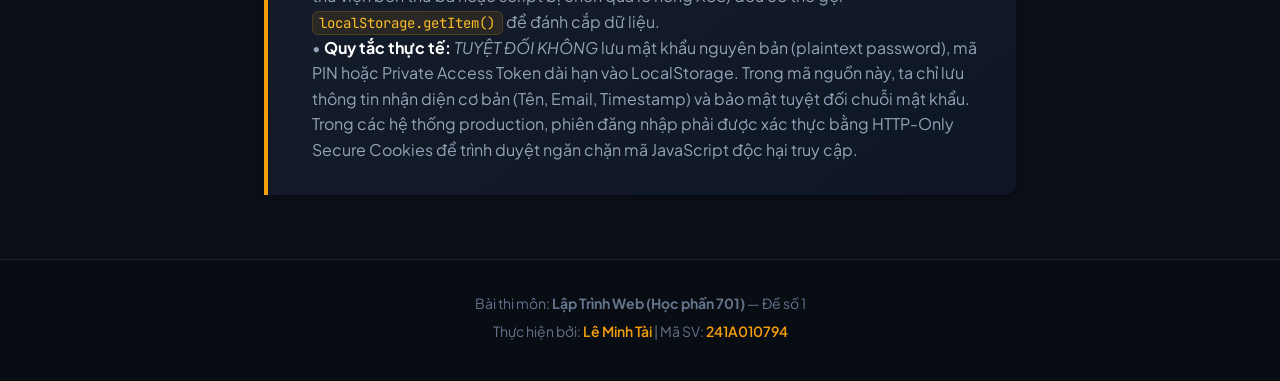
<file: baitap02.html>
<!DOCTYPE html>
<html lang="vi">
<head>
  <meta charset="UTF-8">
  <meta name="viewport" content="width=device-width, initial-scale=1.0">
  <title>Bài tập 2: Form Đăng Ký Tài Khoản - Đề thi Lập trình Web</title>
  <meta name="description" content="Bài tập 2: Form đăng ký tài khoản gaming chuẩn UI/UX, validate regex JavaScript, lưu trữ LocalStorage an toàn.">
  <link rel="stylesheet" href="css/style.css">
</head>
<body>

  <!-- HEADER & NAVIGATION MENU -->
  <header class="site-header">
    <div class="container nav-wrapper">
      <a href="index.html" class="brand-logo" id="brand-logo">
        <span class="brand-badge">WEB 701</span>
        <span>Lê Minh Tài</span>
      </a>

      <nav>
        <ul class="nav-menu">
          <li><a href="about.html" class="nav-link" id="nav-about">Trả lời Lý thuyết</a></li>
          <li><a href="baitap23.html" class="nav-link" id="nav-bt23">Bài tập 23</a></li>
          <li><a href="baitap22.html" class="nav-link" id="nav-bt22">Bài tập 22</a></li>
          <li><a href="contact.html" class="nav-link" id="nav-contact">Thông tin Điểm danh</a></li>
          <li><a href="baitap01.html" class="nav-link" id="nav-bt01">Bài tập 1 - Sản phẩm</a></li>
          <li><a href="baitap02.html" class="nav-link active" id="nav-bt02">Bài tập 2 - Form</a></li>
          <li><a href="baitap03.html" class="nav-link" id="nav-bt03">Bài tập 3 - Đồng hồ</a></li>
        </ul>
      </nav>
    </div>
  </header>

  <!-- MAIN CONTENT -->
  <main class="main-content">
    <div class="container" style="max-width: 800px;">
      
      <!-- PAGE HEADER -->
      <section class="page-header">
        <span class="page-badge">Bài Tập Thực Hành 02</span>
        <h1 class="page-title">Đăng Ký Thành Viên Clan eSports</h1>
        <p class="page-desc">Biểu mẫu đăng ký bảo mật với kiểm tra định dạng email và mật khẩu thời gian thực, lưu trữ dữ liệu vào LocalStorage và hiển thị phản hồi.</p>
      </section>

      <!-- REGISTRATION FORM CARD -->
      <div class="card" style="margin-bottom: 2rem;">
        <form id="register-form" novalidate>
          
          <!-- HỌ VÀ TÊN -->
          <div class="form-group">
            <label for="fullname" class="form-label">Họ và tên thành viên <span style="color: var(--color-danger)">*</span></label>
            <input 
              type="text" 
              id="fullname" 
              class="form-control" 
              placeholder="Ví dụ: Nguyễn Văn A (Pro Gamer)"
              autocomplete="name"
            >
            <span class="error-message" id="error-fullname"></span>
          </div>

          <!-- EMAIL -->
          <div class="form-group">
            <label for="email" class="form-label">Địa chỉ Email <span style="color: var(--color-danger)">*</span></label>
            <input 
              type="email" 
              id="email" 
              class="form-control" 
              placeholder="name@domain.com"
              autocomplete="email"
            >
            <span class="error-message" id="error-email"></span>
          </div>

          <!-- MẬT KHẨU (ẨN) CÓ NÚT XEM/ẨN TIỆN LỢI -->
          <div class="form-group">
            <div style="display: flex; justify-content: space-between; align-items: center; margin-bottom: 0.5rem;">
              <label for="password" class="form-label" style="margin-bottom: 0;">Mật khẩu bảo mật <span style="color: var(--color-danger)">*</span></label>
              <button type="button" id="btn-toggle-pwd" class="btn btn-outline btn-sm" style="padding: 0.15rem 0.6rem; font-size: 0.75rem;">
                👁️ Hiện mật khẩu
              </button>
            </div>
            <input 
              type="password" 
              id="password" 
              class="form-control" 
              placeholder="Tối thiểu 8 ký tự, gồm chữ HOA, chữ thường và chữ số"
              autocomplete="new-password"
            >
            <span class="error-message" id="error-password"></span>
            <small style="color: var(--text-dim); font-size: 0.8rem; display: block; margin-top: 0.25rem;">
              Yêu cầu: Từ 8 ký tự trở lên, chứa ít nhất 1 chữ hoa (A-Z), 1 chữ thường (a-z) và 1 chữ số (0-9).
            </small>
          </div>

          <!-- CHECKBOX ĐỒNG Ý ĐIỀU KHOẢN -->
          <div class="form-group" style="margin-top: 1.5rem;">
            <label class="form-checkbox">
              <input type="checkbox" id="terms-agree">
              <span>Tôi đã đọc và hoàn toàn đồng ý với các <strong>Điều khoản dịch vụ & Quy tắc thi đấu eSports</strong></span>
            </label>
            <span class="error-message" id="error-terms" style="margin-left: 1.8rem;"></span>
          </div>

          <!-- NÚT GỬI FORM -->
          <div style="display: flex; gap: 1rem; margin-top: 2rem;">
            <button type="submit" class="btn btn-primary" id="btn-submit" style="flex: 1;">
              ⚡ Hoàn Tất Đăng Ký
            </button>
            <button type="reset" class="btn btn-secondary" id="btn-reset">
              Đặt Lại
            </button>
          </div>

        </form>
      </div>

      <!-- DANH SÁCH TÀI KHOẢN ĐÃ LƯU TRONG LOCALSTORAGE -->
      <section class="card" style="margin-bottom: 2rem;">
        <div style="display: flex; justify-content: space-between; align-items: center; margin-bottom: 1rem;">
          <h2 style="font-size: 1.2rem; color: var(--accent-gold-light);">Dữ Liệu LocalStorage Đã Ghi Nhận</h2>
          <button type="button" class="btn btn-secondary btn-sm" id="btn-clear-storage" style="font-size: 0.75rem;">
            🗑️ Xóa Bộ Nhớ Cục Bộ
          </button>
        </div>
        <p style="color: var(--text-muted); font-size: 0.85rem; margin-bottom: 1rem;">
          Bảng dưới đây truy xuất trực tiếp các bản ghi hợp lệ đã được lưu trữ trong <code>window.localStorage</code> của trình duyệt:
        </p>

        <div class="table-responsive">
          <table class="table-custom">
            <thead>
              <tr>
                <th>#</th>
                <th>Họ và Tên</th>
                <th>Email Đăng Ký</th>
                <th>Thời Gian Ghi Nhận</th>
                <th>Trạng Thái</th>
              </tr>
            </thead>
            <tbody id="registered-users-table">
              <!-- Render tự động từ LocalStorage -->
            </tbody>
          </table>
        </div>
      </section>

      <!-- ĐẶC BIỆT: GIẢI THÍCH LOGIC TƯ DUY -->
      <section class="logic-explanation-box">
        <h3 class="logic-box-title">
          <svg viewBox="0 0 24 24"><path d="M12 2C8.13 2 5 5.13 5 9c0 2.38 1.19 4.47 3 5.74V17c0 .55.45 1 1 1h6c.55 0 1-.45 1-1v-2.26c1.81-1.27 3-3.36 3-5.74 0-3.87-3.13-7-7-7zm2 18H10v-1h4v1zm0-3H10v-1h4v1zm-2-15C9.79 2 8 3.79 8 6s1.79 4 4 4 4-1.79 4-4-1.79-4-4-4z"/></svg>
          Giải thích logic tư duy: Xử lý Submit Event & An ninh Lưu trữ Cục bộ (LocalStorage)
        </h3>
        <ul>
          <li>
            <strong>1. Xử lý ngăn ngừa hành vi mặc định với <code>event.preventDefault()</code>:</strong><br>
            • Khi người dùng nhấn nút Submit hoặc ấn Enter, hành vi mặc định của thẻ <code>&lt;form&gt;</code> là gửi yêu cầu HTTP (GET/POST) và tải lại toàn bộ trang web (page reload).<br>
            • Gọi lệnh <code>event.preventDefault()</code> tại dòng đầu tiên của hàm xử lý giúp chặn lại hành vi reload, cho phép JavaScript hoàn toàn làm chủ luồng xử lý: kiểm tra tính hợp lệ dữ liệu (Client-side Validation), hiển thị lỗi tức thì mà không làm mất dữ liệu người dùng vừa nhập, và thực hiện lưu trữ hoặc gửi AJAX ngầm.
          </li>
          <li>
            <strong>2. Nguyên tắc bảo mật sống còn khi dùng LocalStorage:</strong><br>
            • <strong>Rủi ro rò rỉ:</strong> Dữ liệu lưu trong <code>localStorage</code> là dữ liệu văn bản thuần (plain text), không được mã hóa và không có cơ chế bảo vệ theo phiên. Bất kỳ đoạn mã JavaScript nào (kể cả thư viện bên thứ ba hoặc script bị chèn qua lỗ hổng XSS) đều có thể gọi <code>localStorage.getItem()</code> để đánh cắp dữ liệu.<br>
            • <strong>Quy tắc thực tế:</strong> <em>TUYỆT ĐỐI KHÔNG</em> lưu mật khẩu nguyên bản (plaintext password), mã PIN hoặc Private Access Token dài hạn vào LocalStorage. Trong mã nguồn này, ta chỉ lưu thông tin nhận diện cơ bản (Tên, Email, Timestamp) và bảo mật tuyệt đối chuỗi mật khẩu. Trong các hệ thống production, phiên đăng nhập phải được xác thực bằng HTTP-Only Secure Cookies để trình duyệt ngăn chặn mã JavaScript độc hại truy cập.
          </li>
        </ul>
      </section>

    </div>
  </main>

  <!-- TOAST THÔNG BÁO THÀNH CÔNG -->
  <div id="form-toast" class="toast-notice" style="background: #10b981;">
    <span>🎉</span>
    <span id="toast-text">Đăng ký tài khoản thành công! Dữ liệu đã lưu vào LocalStorage.</span>
  </div>

  <!-- FOOTER -->
  <footer class="site-footer">
    <div class="container">
      <p>Bài thi môn: <strong>Lập Trình Web (Học phần 701)</strong> — Đề số 1</p>
      <p>Thực hiện bởi: <span class="footer-highlight">Lê Minh Tài</span> | Mã SV: <span class="footer-highlight">241A010794</span></p>
    </div>
  </footer>

  <!-- JAVASCRIPT VALIDATION & LOCALSTORAGE PERSISTENCE -->
  <script>
    // 1. CÁC BIẾN DOM THAM CHIẾU
    const form = document.getElementById('register-form');
    const fullnameInput = document.getElementById('fullname');
    const emailInput = document.getElementById('email');
    const passwordInput = document.getElementById('password');
    const termsAgree = document.getElementById('terms-agree');
    const btnTogglePwd = document.getElementById('btn-toggle-pwd');
    const formToast = document.getElementById('form-toast');
    const toastText = document.getElementById('toast-text');
    const usersTableBody = document.getElementById('registered-users-table');
    const btnClearStorage = document.getElementById('btn-clear-storage');

    // Error message elements
    const errFullname = document.getElementById('error-fullname');
    const errEmail = document.getElementById('error-email');
    const errPassword = document.getElementById('error-password');
    const errTerms = document.getElementById('error-terms');

    // Key lưu trữ trong LocalStorage
    const STORAGE_KEY = 'web701_registered_users';

    // 2. TOGGLE HIỆN/ẨN MẬT KHẨU
    btnTogglePwd.addEventListener('click', () => {
      if (passwordInput.type === 'password') {
        passwordInput.type = 'text';
        btnTogglePwd.textContent = '🔒 Ẩn mật khẩu';
      } else {
        passwordInput.type = 'password';
        btnTogglePwd.textContent = '👁️ Hiện mật khẩu';
      }
    });

    // 3. BIỂU THỨC CHÍNH QUY (REGEX) KIỂM TRA
    // Email regex tiêu chuẩn RFC: user@domain.extension
    const EMAIL_REGEX = /^[^\s@]+@[^\s@]+\.[^\s@]+$/;
    
    // Mật khẩu: Ít nhất 8 ký tự, có ít nhất 1 chữ hoa, 1 chữ thường, 1 số
    const PASSWORD_REGEX = /^(?=.*[a-z])(?=.*[A-Z])(?=.*\d).{8,}$/;

    // 4. HÀM VALIDATE TỪNG TRƯỜNG DỮ LIỆU
    function validateForm() {
      let isValid = true;

      // Reset tất cả thông báo lỗi cũ
      errFullname.textContent = '';
      errEmail.textContent = '';
      errPassword.textContent = '';
      errTerms.textContent = '';

      fullnameInput.classList.remove('is-invalid');
      emailInput.classList.remove('is-invalid');
      passwordInput.classList.remove('is-invalid');

      // Validate Họ và tên
      const fullnameVal = fullnameInput.value.trim();
      if (!fullnameVal) {
        errFullname.textContent = 'Vui lòng nhập họ và tên của bạn!';
        fullnameInput.classList.add('is-invalid');
        isValid = false;
      } else if (fullnameVal.length < 2) {
        errFullname.textContent = 'Họ và tên quá ngắn (tối thiểu 2 ký tự)!';
        fullnameInput.classList.add('is-invalid');
        isValid = false;
      }

      // Validate Email
      const emailVal = emailInput.value.trim();
      if (!emailVal) {
        errEmail.textContent = 'Vui lòng nhập địa chỉ email!';
        emailInput.classList.add('is-invalid');
        isValid = false;
      } else if (!EMAIL_REGEX.test(emailVal)) {
        errEmail.textContent = 'Định dạng email không hợp lệ (Ví dụ hợp lệ: name@domain.com)!';
        emailInput.classList.add('is-invalid');
        isValid = false;
      }

      // Validate Mật khẩu
      const passwordVal = passwordInput.value;
      if (!passwordVal) {
        errPassword.textContent = 'Vui lòng nhập mật khẩu bảo mật!';
        passwordInput.classList.add('is-invalid');
        isValid = false;
      } else if (passwordVal.length < 8) {
        errPassword.textContent = 'Mật khẩu phải chứa ít nhất 8 ký tự!';
        passwordInput.classList.add('is-invalid');
        isValid = false;
      } else if (!PASSWORD_REGEX.test(passwordVal)) {
        errPassword.textContent = 'Mật khẩu chưa đủ mạnh: Cần có cả chữ HOA, chữ thường và chữ số!';
        passwordInput.classList.add('is-invalid');
        isValid = false;
      }

      // Validate Checkbox điều khoản
      if (!termsAgree.checked) {
        errTerms.textContent = 'Bạn bắt buộc phải đánh dấu đồng ý với các điều khoản!';
        isValid = false;
      }

      return isValid;
    }

    // 5. QUẢN LÝ DỮ LIỆU LOCALSTORAGE
    function getStoredUsers() {
      try {
        const raw = localStorage.getItem(STORAGE_KEY);
        return raw ? JSON.parse(raw) : [];
      } catch (e) {
        console.error('Không thể đọc dữ liệu LocalStorage:', e);
        return [];
      }
    }

    function saveUserToStorage(user) {
      try {
        const users = getStoredUsers();
        users.unshift(user); // Thêm lên đầu danh sách
        localStorage.setItem(STORAGE_KEY, JSON.stringify(users));
      } catch (e) {
        console.error('Không thể ghi dữ liệu vào LocalStorage:', e);
      }
    }

    // 6. RENDER BẢNG DỮ LIỆU ĐÃ ĐĂNG KÝ
    function renderUsersTable() {
      const users = getStoredUsers();
      usersTableBody.innerHTML = '';

      if (users.length === 0) {
        usersTableBody.innerHTML = `
          <tr>
            <td colspan="5" style="text-align: center; color: var(--text-dim); padding: 1.5rem;">
              Chưa có dữ liệu người dùng nào trong LocalStorage. Hãy đăng ký ngay ở form phía trên!
            </td>
          </tr>
        `;
        return;
      }

      users.forEach((item, index) => {
        const tr = document.createElement('tr');
        tr.innerHTML = `
          <td style="font-family: var(--font-code); color: var(--accent-gold);">${index + 1}</td>
          <td><strong style="color: #fff;">${escapeHtml(item.fullname)}</strong></td>
          <td style="font-family: var(--font-code);">${escapeHtml(item.email)}</td>
          <td style="font-size: 0.8rem; color: var(--text-dim);">${item.registeredAt}</td>
          <td><span style="background: rgba(16, 185, 129, 0.15); color: #10b981; border: 1px solid #10b981; padding: 2px 8px; border-radius: 9999px; font-size: 0.75rem; font-weight: 700;">Hợp lệ</span></td>
        `;
        usersTableBody.appendChild(tr);
      });
    }

    // Hàm helper chống XSS khi render dữ liệu từ Storage
    function escapeHtml(str) {
      const div = document.createElement('div');
      div.textContent = str;
      return div.innerHTML;
    }

    // 7. XỬ LÝ SỰ KIỆN SUBMIT FORM
    form.addEventListener('submit', function(event) {
      // BƯỚC 1: Ngăn chặn hành vi reload trang mặc định của trình duyệt
      event.preventDefault();

      // BƯỚC 2: Kiểm tra tính hợp lệ của toàn bộ form
      if (!validateForm()) {
        return; // Dừng lại nếu có lỗi
      }

      // BƯỚC 3: Chuẩn bị đối tượng dữ liệu (TUYỆT ĐỐI KHÔNG LƯU MẬT KHẨU DẠNG RAW ĐỂ BẢO MẬT)
      const newUser = {
        fullname: fullnameInput.value.trim(),
        email: emailInput.value.trim(),
        registeredAt: new Date().toLocaleString('vi-VN', {
          hour: '2-digit', minute: '2-digit', second: '2-digit',
          day: '2-digit', month: '2-digit', year: 'numeric'
        })
      };

      // BƯỚC 4: Lưu vào LocalStorage
      saveUserToStorage(newUser);

      // BƯỚC 5: Reset toàn bộ form về trạng thái rỗng
      form.reset();
      passwordInput.type = 'password';
      btnTogglePwd.textContent = '👁️ Hiện mật khẩu';

      // BƯỚC 6: Cập nhật lại bảng hiển thị
      renderUsersTable();

      // BƯỚC 7: Kích hoạt thông báo thành công (Toast notification)
      showFormToast(`Chào mừng "${newUser.fullname}"! Đăng ký tài khoản thành công.`);
    });

    // Xóa LocalStorage khi cần kiểm thử lại
    btnClearStorage.addEventListener('click', () => {
      if (confirm('Bạn có chắc chắn muốn xóa toàn bộ danh sách tài khoản trong LocalStorage?')) {
        localStorage.removeItem(STORAGE_KEY);
        renderUsersTable();
        showFormToast('Đã xóa sạch bộ nhớ LocalStorage thành công!');
      }
    });

    function showFormToast(msg) {
      toastText.textContent = msg;
      formToast.classList.add('show');
      setTimeout(() => {
        formToast.classList.remove('show');
      }, 3500);
    }

    // Khởi chạy nạp bảng khi tải trang
    renderUsersTable();
  </script>

</body>
</html>
</file>
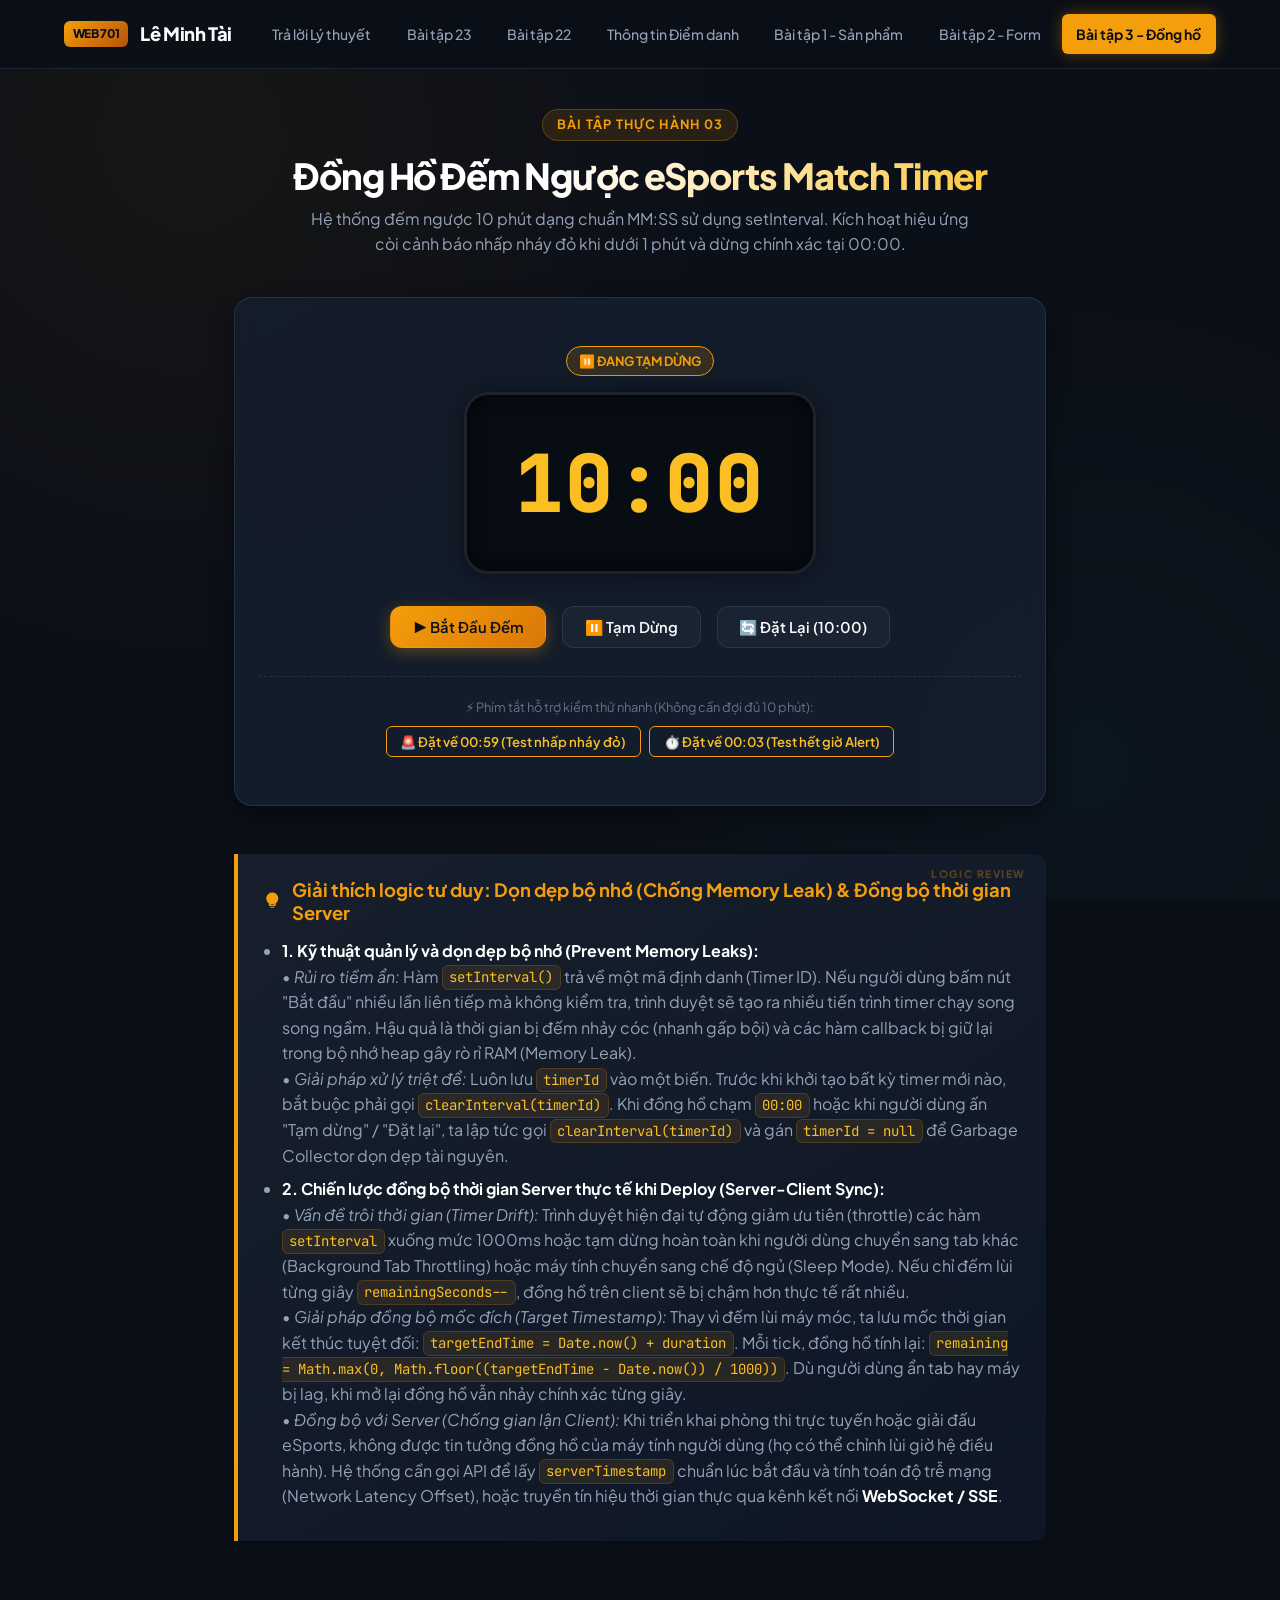
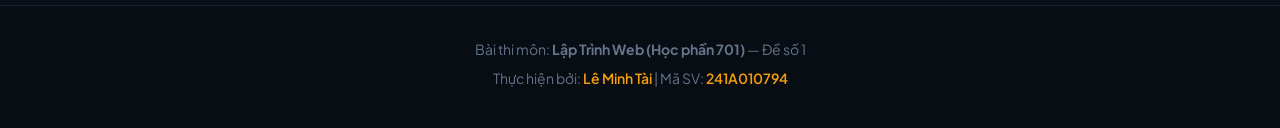
<file: baitap03.html>
<!DOCTYPE html>
<html lang="vi">
<head>
  <meta charset="UTF-8">
  <meta name="viewport" content="width=device-width, initial-scale=1.0">
  <title>Bài tập 3: Đồng Hồ Đếm Ngược Countdown Timer - Đề thi Lập trình Web</title>
  <meta name="description" content="Bài tập 3: Đồng hồ đếm ngược 10 phút dạng MM:SS, setInterval, còi báo động nhấp nháy đỏ khi dưới 1 phút, chống memory leak và đồng bộ server.">
  <link rel="stylesheet" href="css/style.css">
</head>
<body>

  <!-- HEADER & NAVIGATION MENU -->
  <header class="site-header">
    <div class="container nav-wrapper">
      <a href="index.html" class="brand-logo" id="brand-logo">
        <span class="brand-badge">WEB 701</span>
        <span>Lê Minh Tài</span>
      </a>

      <nav>
        <ul class="nav-menu">
          <li><a href="about.html" class="nav-link" id="nav-about">Trả lời Lý thuyết</a></li>
          <li><a href="baitap23.html" class="nav-link" id="nav-bt23">Bài tập 23</a></li>
          <li><a href="baitap22.html" class="nav-link" id="nav-bt22">Bài tập 22</a></li>
          <li><a href="contact.html" class="nav-link" id="nav-contact">Thông tin Điểm danh</a></li>
          <li><a href="baitap01.html" class="nav-link" id="nav-bt01">Bài tập 1 - Sản phẩm</a></li>
          <li><a href="baitap02.html" class="nav-link" id="nav-bt02">Bài tập 2 - Form</a></li>
          <li><a href="baitap03.html" class="nav-link active" id="nav-bt03">Bài tập 3 - Đồng hồ</a></li>
        </ul>
      </nav>
    </div>
  </header>

  <!-- MAIN CONTENT -->
  <main class="main-content">
    <div class="container" style="max-width: 860px;">
      
      <!-- PAGE HEADER -->
      <section class="page-header">
        <span class="page-badge">Bài Tập Thực Hành 03</span>
        <h1 class="page-title">Đồng Hồ Đếm Ngược eSports Match Timer</h1>
        <p class="page-desc">Hệ thống đếm ngược 10 phút dạng chuẩn MM:SS sử dụng setInterval. Kích hoạt hiệu ứng còi cảnh báo nhấp nháy đỏ khi dưới 1 phút và dừng chính xác tại 00:00.</p>
      </section>

      <!-- TIMER DISPLAY CARD -->
      <div class="card timer-container">
        
        <div style="display: flex; align-items: center; gap: 0.5rem; margin-bottom: 1rem;">
          <span id="timer-status-badge" style="background: rgba(245, 158, 11, 0.15); color: var(--accent-gold); border: 1px solid var(--accent-gold); padding: 0.25rem 0.75rem; border-radius: 9999px; font-size: 0.8rem; font-weight: 700; text-transform: uppercase;">
            ⏸️ Đang Tạm Dừng
          </span>
          <span id="warning-text" style="color: var(--color-danger); font-size: 0.85rem; font-weight: 700; display: none;">
            ⚠️ CẢNH BÁO: THỜI GIAN CÒN DƯỚI 1 PHÚT!
          </span>
        </div>

        <!-- MÀN HÌNH HIỂN THỊ ĐỒNG HỒ MM:SS -->
        <div id="timer-display" class="timer-display" aria-label="Màn hình đếm ngược">
          10:00
        </div>

        <!-- CÁC NÚT ĐIỀU KHIỂN CHÍNH -->
        <div class="timer-controls">
          <button type="button" class="btn btn-primary" id="btn-start">
            ▶️ Bắt Đầu Đếm
          </button>
          <button type="button" class="btn btn-secondary" id="btn-pause" disabled>
            ⏸️ Tạm Dừng
          </button>
          <button type="button" class="btn btn-secondary" id="btn-reset">
            🔄 Đặt Lại (10:00)
          </button>
        </div>

        <!-- PHÍM TẮT TEST NHANH CHO GIẢNG VIÊN CHẤM BÀI -->
        <div style="margin-top: 1.75rem; padding-top: 1.25rem; border-top: 1px dashed var(--border-color); width: 100%; text-align: center;">
          <span style="font-size: 0.8rem; color: var(--text-dim); display: block; margin-bottom: 0.5rem;">
            ⚡ Phím tắt hỗ trợ kiểm thử nhanh (Không cần đợi đủ 10 phút):
          </span>
          <div style="display: flex; gap: 0.5rem; justify-content: center; flex-wrap: wrap;">
            <button type="button" class="btn btn-outline btn-sm" id="btn-test-alert">
              🚨 Đặt về 00:59 (Test nhấp nháy đỏ)
            </button>
            <button type="button" class="btn btn-outline btn-sm" id="btn-test-end">
              ⏱️ Đặt về 00:03 (Test hết giờ Alert)
            </button>
          </div>
        </div>

      </div>

      <!-- ĐẶC BIỆT: GIẢI THÍCH LOGIC TƯ DUY -->
      <section class="logic-explanation-box">
        <h3 class="logic-box-title">
          <svg viewBox="0 0 24 24"><path d="M12 2C8.13 2 5 5.13 5 9c0 2.38 1.19 4.47 3 5.74V17c0 .55.45 1 1 1h6c.55 0 1-.45 1-1v-2.26c1.81-1.27 3-3.36 3-5.74 0-3.87-3.13-7-7-7zm2 18H10v-1h4v1zm0-3H10v-1h4v1zm-2-15C9.79 2 8 3.79 8 6s1.79 4 4 4 4-1.79 4-4-1.79-4-4-4z"/></svg>
          Giải thích logic tư duy: Dọn dẹp bộ nhớ (Chống Memory Leak) & Đồng bộ thời gian Server
        </h3>
        <ul>
          <li>
            <strong>1. Kỹ thuật quản lý và dọn dẹp bộ nhớ (Prevent Memory Leaks):</strong><br>
            • <em>Rủi ro tiềm ẩn:</em> Hàm <code>setInterval()</code> trả về một mã định danh (Timer ID). Nếu người dùng bấm nút "Bắt đầu" nhiều lần liên tiếp mà không kiểm tra, trình duyệt sẽ tạo ra nhiều tiến trình timer chạy song song ngầm. Hậu quả là thời gian bị đếm nhảy cóc (nhanh gấp bội) và các hàm callback bị giữ lại trong bộ nhớ heap gây rò rỉ RAM (Memory Leak).<br>
            • <em>Giải pháp xử lý triệt để:</em> Luôn lưu <code>timerId</code> vào một biến. Trước khi khởi tạo bất kỳ timer mới nào, bắt buộc phải gọi <code>clearInterval(timerId)</code>. Khi đồng hồ chạm <code>00:00</code> hoặc khi người dùng ấn "Tạm dừng" / "Đặt lại", ta lập tức gọi <code>clearInterval(timerId)</code> và gán <code>timerId = null</code> để Garbage Collector dọn dẹp tài nguyên.
          </li>
          <li>
            <strong>2. Chiến lược đồng bộ thời gian Server thực tế khi Deploy (Server-Client Sync):</strong><br>
            • <em>Vấn đề trôi thời gian (Timer Drift):</em> Trình duyệt hiện đại tự động giảm ưu tiên (throttle) các hàm <code>setInterval</code> xuống mức 1000ms hoặc tạm dừng hoàn toàn khi người dùng chuyển sang tab khác (Background Tab Throttling) hoặc máy tính chuyển sang chế độ ngủ (Sleep Mode). Nếu chỉ đếm lùi từng giây <code>remainingSeconds--</code>, đồng hồ trên client sẽ bị chậm hơn thực tế rất nhiều.<br>
            • <em>Giải pháp đồng bộ mốc đích (Target Timestamp):</em> Thay vì đếm lùi máy móc, ta lưu mốc thời gian kết thúc tuyệt đối: <code>targetEndTime = Date.now() + duration</code>. Mỗi tick, đồng hồ tính lại: <code>remaining = Math.max(0, Math.floor((targetEndTime - Date.now()) / 1000))</code>. Dù người dùng ẩn tab hay máy bị lag, khi mở lại đồng hồ vẫn nhảy chính xác từng giây.<br>
            • <em>Đồng bộ với Server (Chống gian lận Client):</em> Khi triển khai phòng thi trực tuyến hoặc giải đấu eSports, không được tin tưởng đồng hồ của máy tính người dùng (họ có thể chỉnh lùi giờ hệ điều hành). Hệ thống cần gọi API để lấy <code>serverTimestamp</code> chuẩn lúc bắt đầu và tính toán độ trễ mạng (Network Latency Offset), hoặc truyền tín hiệu thời gian thực qua kênh kết nối <strong>WebSocket / SSE</strong>.
          </li>
        </ul>
      </section>

    </div>
  </main>

  <!-- FOOTER -->
  <footer class="site-footer">
    <div class="container">
      <p>Bài thi môn: <strong>Lập Trình Web (Học phần 701)</strong> — Đề số 1</p>
      <p>Thực hiện bởi: <span class="footer-highlight">Lê Minh Tài</span> | Mã SV: <span class="footer-highlight">241A010794</span></p>
    </div>
  </footer>

  <!-- JAVASCRIPT XỬ LÝ ĐỒNG HỒ ĐẾM NGƯỢC -->
  <script>
    // 1. CÁC HẰNG SỐ VÀ THAM CHIẾU DOM
    const INITIAL_SECONDS = 10 * 60; // 10 phút = 600 giây
    let remainingSeconds = INITIAL_SECONDS;
    let timerInterval = null; // Biến lưu Timer ID để dọn dẹp bộ nhớ

    const timerDisplay = document.getElementById('timer-display');
    const timerStatusBadge = document.getElementById('timer-status-badge');
    const warningText = document.getElementById('warning-text');
    const btnStart = document.getElementById('btn-start');
    const btnPause = document.getElementById('btn-pause');
    const btnReset = document.getElementById('btn-reset');
    const btnTestAlert = document.getElementById('btn-test-alert');
    const btnTestEnd = document.getElementById('btn-test-end');

    // 2. HÀM ĐỊNH DẠNG THỜI GIAN DẠNG MM:SS
    function formatTime(totalSeconds) {
      const minutes = Math.floor(totalSeconds / 60);
      const seconds = totalSeconds % 60;

      // Đảm bảo luôn hiển thị 2 chữ số (ví dụ: 09:05)
      const paddedMinutes = String(minutes).padStart(2, '0');
      const paddedSeconds = String(seconds).padStart(2, '0');

      return `${paddedMinutes}:${paddedSeconds}`;
    }

    // 3. HÀM CẬP NHẬT GIAO DIỆN HIỂN THỊ VÀ CẢNH BÁO
    function updateDisplay() {
      timerDisplay.textContent = formatTime(remainingSeconds);

      // Khi thời gian < 1 phút (từ 59 giây trở xuống) và còn > 0 giây:
      // Kích hoạt CSS animation nhấp nháy liên tục (đỏ còi báo động)
      if (remainingSeconds < 60 && remainingSeconds > 0) {
        timerDisplay.classList.add('timer-alert-danger');
        warningText.style.display = 'inline-block';
      } else {
        timerDisplay.classList.remove('timer-alert-danger');
        warningText.style.display = 'none';
      }
    }

    // 4. BƯỚC ĐẾM LÙI TỪNG GIÂY
    function tick() {
      if (remainingSeconds > 0) {
        remainingSeconds--;
        updateDisplay();
      }

      // KHI HẾT GIỜ (00:00)
      if (remainingSeconds <= 0) {
        // DỪNG THỜI GIAN NGAY LẬP TỨC ĐỂ CHỐNG MEMORY LEAK
        stopTimer();
        
        timerDisplay.classList.remove('timer-alert-danger');
        timerStatusBadge.textContent = '🏁 Đã Kết Thúc';
        timerStatusBadge.style.color = '#ef4444';
        timerStatusBadge.style.borderColor = '#ef4444';
        timerStatusBadge.style.background = 'rgba(239, 68, 68, 0.15)';

        btnStart.disabled = true;
        btnPause.disabled = true;

        // Cho một khoảng trễ cực nhỏ (50ms) để DOM kịp vẽ 00:00 trước khi popup alert chặn luồng UI
        setTimeout(() => {
          alert('Hết thời gian!');
        }, 50);
      }
    }

    // 5. HÀM BẮT ĐẦU ĐẾM NGƯỢC
    function startTimer() {
      if (timerInterval !== null) {
        // Đã có timer đang chạy, không tạo thêm để tránh rò rỉ bộ nhớ
        return;
      }

      // Đổi trạng thái nút bấm
      btnStart.disabled = true;
      btnPause.disabled = false;
      timerStatusBadge.textContent = '🟢 Đang Đếm Ngược';
      timerStatusBadge.style.color = '#10b981';
      timerStatusBadge.style.borderColor = '#10b981';
      timerStatusBadge.style.background = 'rgba(16, 185, 129, 0.15)';

      // Khởi tạo tiến trình setInterval lặp lại mỗi 1000ms (1 giây)
      timerInterval = setInterval(tick, 1000);
    }

    // 6. HÀM TẠM DỪNG / DỌN DẸP INTERVAL
    function stopTimer() {
      if (timerInterval !== null) {
        clearInterval(timerInterval); // Giải phóng tài nguyên khỏi bộ nhớ heap
        timerInterval = null;         // Đưa về null để Garbage Collector xử lý
      }

      btnStart.disabled = false;
      btnPause.disabled = true;
    }

    // Sự kiện Tạm dừng
    btnPause.addEventListener('click', () => {
      stopTimer();
      timerStatusBadge.textContent = '⏸️ Đang Tạm Dừng';
      timerStatusBadge.style.color = 'var(--accent-gold)';
      timerStatusBadge.style.borderColor = 'var(--accent-gold)';
      timerStatusBadge.style.background = 'rgba(245, 158, 11, 0.15)';
    });

    // 7. HÀM ĐẶT LẠI (RESET)
    function resetTimer(newSeconds = INITIAL_SECONDS) {
      stopTimer();
      remainingSeconds = newSeconds;
      btnStart.disabled = false;
      btnPause.disabled = true;
      timerStatusBadge.textContent = '⏸️ Đang Tạm Dừng';
      timerStatusBadge.style.color = 'var(--accent-gold)';
      timerStatusBadge.style.borderColor = 'var(--accent-gold)';
      timerStatusBadge.style.background = 'rgba(245, 158, 11, 0.15)';
      updateDisplay();
    }

    // Gán các sự kiện điều khiển
    btnStart.addEventListener('click', startTimer);
    btnReset.addEventListener('click', () => resetTimer(INITIAL_SECONDS));

    // Nút test nhanh: 59 giây để kiểm tra còi báo động nhấp nháy đỏ
    btnTestAlert.addEventListener('click', () => {
      resetTimer(59);
      startTimer();
    });

    // Nút test nhanh: 3 giây để kiểm tra sự kiện dừng và alert("Hết thời gian!")
    btnTestEnd.addEventListener('click', () => {
      resetTimer(3);
      startTimer();
    });

    // Khởi tạo hiển thị ban đầu 10:00
    updateDisplay();
  </script>

</body>
</html>
</file>
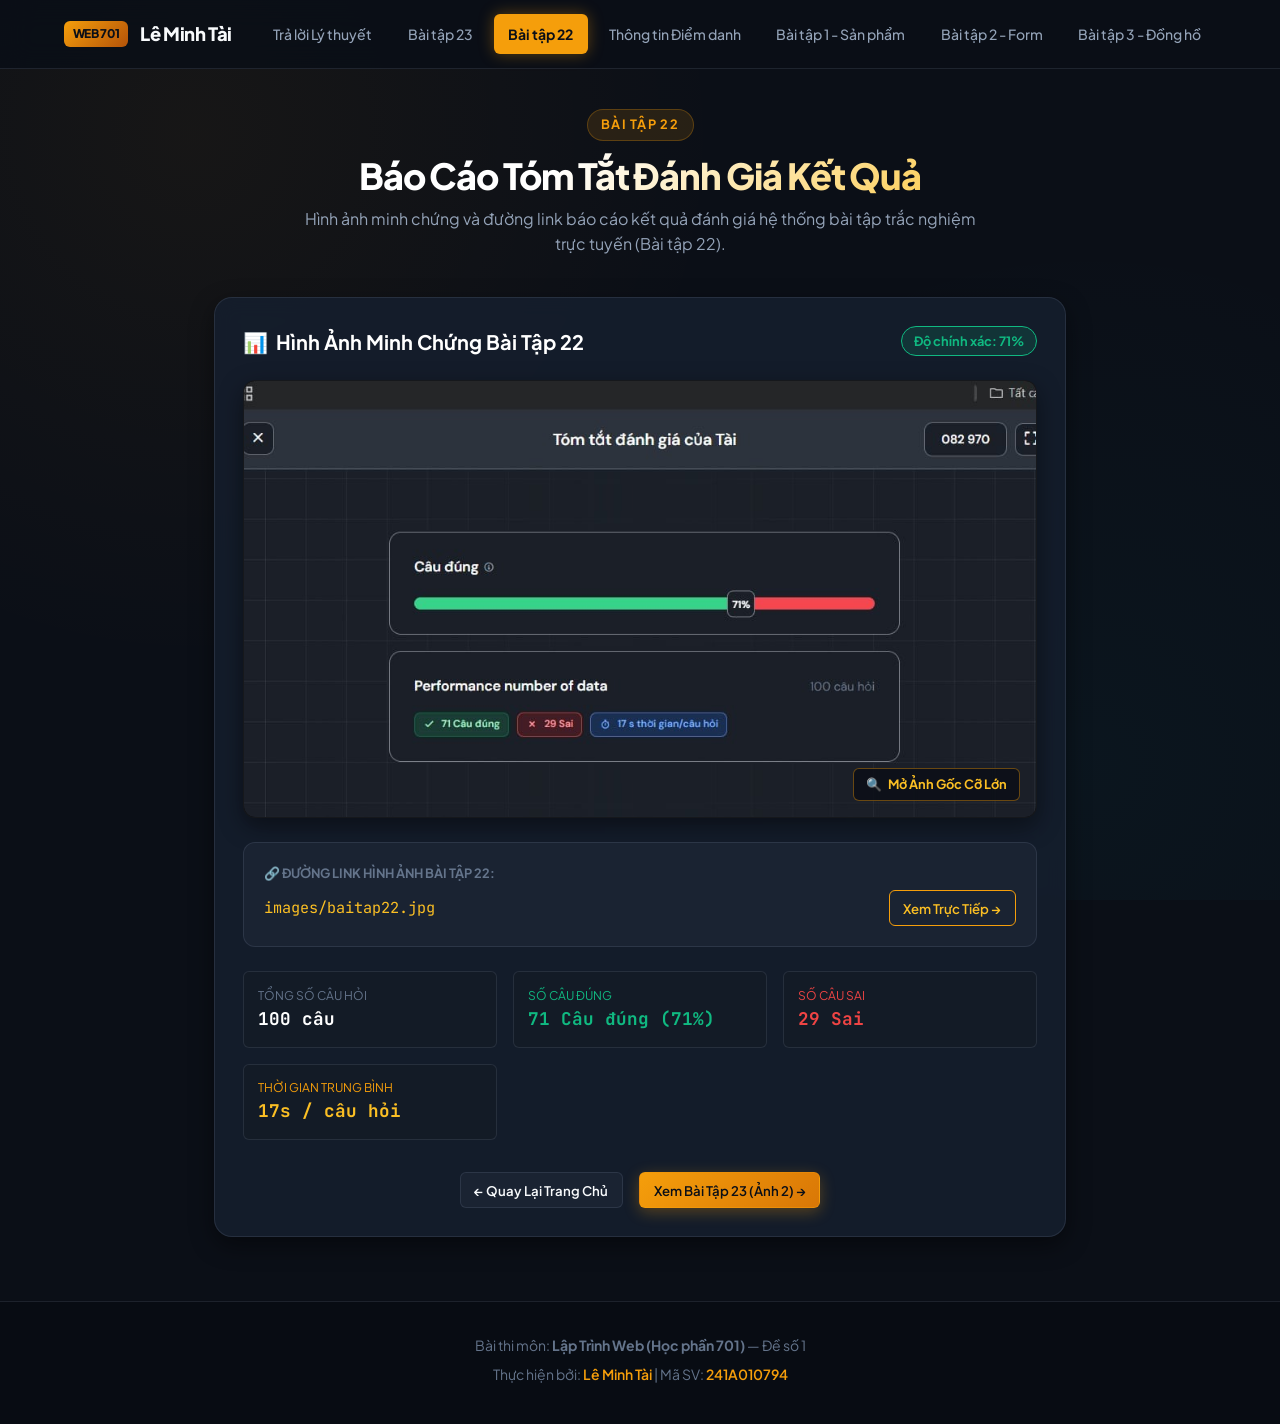
<file: baitap22.html>
<!DOCTYPE html>
<html lang="vi">
<head>
  <meta charset="UTF-8">
  <meta name="viewport" content="width=device-width, initial-scale=1.0">
  <title>Bài tập 22 - Báo Cáo Đánh Giá - Đề thi Lập trình Web</title>
  <meta name="description" content="Bài tập 22: Báo cáo kết quả và tóm tắt đánh giá kiểm tra trắc nghiệm Lập trình Web.">
  <link rel="stylesheet" href="css/style.css">
</head>
<body>

  <!-- HEADER & NAVIGATION MENU -->
  <header class="site-header">
    <div class="container nav-wrapper">
      <a href="index.html" class="brand-logo" id="brand-logo">
        <span class="brand-badge">WEB 701</span>
        <span>Lê Minh Tài</span>
      </a>

      <nav>
        <ul class="nav-menu">
          <li><a href="about.html" class="nav-link">Trả lời Lý thuyết</a></li>
          <li><a href="baitap23.html" class="nav-link">Bài tập 23</a></li>
          <li><a href="baitap22.html" class="nav-link active">Bài tập 22</a></li>
          <li><a href="contact.html" class="nav-link">Thông tin Điểm danh</a></li>
          <li><a href="baitap01.html" class="nav-link">Bài tập 1 - Sản phẩm</a></li>
          <li><a href="baitap02.html" class="nav-link">Bài tập 2 - Form</a></li>
          <li><a href="baitap03.html" class="nav-link">Bài tập 3 - Đồng hồ</a></li>
        </ul>
      </nav>
    </div>
  </header>

  <!-- MAIN CONTENT -->
  <main class="main-content">
    <div class="container" style="max-width: 900px;">

      <!-- PAGE HEADER -->
      <section class="page-header">
        <span class="page-badge">Bài Tập 22</span>
        <h1 class="page-title">Báo Cáo Tóm Tắt Đánh Giá Kết Quả</h1>
        <p class="page-desc">
          Hình ảnh minh chứng và đường link báo cáo kết quả đánh giá hệ thống bài tập trắc nghiệm trực tuyến (Bài tập 22).
        </p>
      </section>

      <!-- CARD HIỂN THỊ HÌNH ẢNH VÀ ĐƯỜNG LINK -->
      <div class="card" style="text-align: center;">

        <!-- TIÊU ĐỀ KHỐI -->
        <div style="display: flex; justify-content: space-between; align-items: center; margin-bottom: 1.25rem; flex-wrap: wrap; gap: 0.5rem;">
          <h2 style="font-size: 1.25rem; color: #fff; display: flex; align-items: center; gap: 0.5rem;">
            <span>📊</span> Hình Ảnh Minh Chứng Bài Tập 22
          </h2>
          <span style="font-size: 0.8rem; background: rgba(16, 185, 129, 0.15); color: var(--color-success); border: 1px solid var(--color-success); padding: 0.25rem 0.75rem; border-radius: 9999px; font-weight: 700;">
            Độ chính xác: 71%
          </span>
        </div>

        <!-- KHUNG ẢNH CÓ LINK CLICK MỞ ẢNH GỐC -->
        <div style="margin: 1.5rem 0; background: #000; border: 1px solid var(--border-color); border-radius: var(--radius-md); overflow: hidden; box-shadow: var(--shadow-md);">
          <a href="images/baitap22.jpg" target="_blank" rel="noopener noreferrer" style="display: block; position: relative;" title="Nhấn vào để xem ảnh kích thước gốc trong tab mới">
            <img 
              src="images/baitap22.jpg" 
              alt="Ảnh báo cáo tóm tắt đánh giá của Tài - Bài tập 22" 
              style="width: 100%; max-height: 480px; object-fit: contain; display: block; margin: 0 auto;"
            >
            <div style="position: absolute; bottom: 1rem; right: 1rem; background: rgba(11, 15, 23, 0.85); color: var(--accent-gold-light); font-size: 0.8rem; font-weight: 700; padding: 0.35rem 0.75rem; border-radius: var(--radius-sm); border: 1px solid rgba(245, 158, 11, 0.4); display: flex; align-items: center; gap: 0.4rem;">
              <span>🔍</span> Mở Ảnh Gốc Cỡ Lớn
            </div>
          </a>
        </div>

        <!-- HỘP ĐƯỜNG LINK TRUY CẬP TRỰC TIẾP -->
        <div style="background: var(--bg-surface); border: 1px solid var(--border-color); border-radius: var(--radius-md); padding: 1.25rem; text-align: left; margin-bottom: 1.5rem;">
          <div style="font-size: 0.8rem; color: var(--text-dim); text-transform: uppercase; font-weight: 700; margin-bottom: 0.4rem;">
            🔗 Đường Link Hình Ảnh Bài Tập 22:
          </div>
          <div style="display: flex; justify-content: space-between; align-items: center; flex-wrap: wrap; gap: 0.75rem;">
            <a 
              href="images/baitap22.jpg" 
              target="_blank" 
              rel="noopener noreferrer"
              style="color: var(--accent-gold-light); font-family: var(--font-code); font-size: 0.95rem; word-break: break-all;"
              id="link-bt22-img"
            >
              images/baitap22.jpg
            </a>
            <a 
              href="images/baitap22.jpg" 
              target="_blank" 
              rel="noopener noreferrer" 
              class="btn btn-outline btn-sm"
            >
              Xem Trực Tiếp &rarr;
            </a>
          </div>
        </div>

        <!-- THÔNG TIN TÓM TẮT DỮ LIỆU TỪ HÌNH ẢNH -->
        <div style="display: grid; grid-template-columns: repeat(auto-fit, minmax(200px, 1fr)); gap: 1rem; margin-bottom: 2rem; text-align: left;">
          <div style="background: var(--bg-secondary); border: 1px solid var(--border-color); border-radius: var(--radius-sm); padding: 0.85rem;">
            <span style="font-size: 0.75rem; color: var(--text-dim); display: block;">TỔNG SỐ CÂU HỎI</span>
            <strong style="color: #fff; font-size: 1.1rem; font-family: var(--font-code);">100 câu</strong>
          </div>
          <div style="background: var(--bg-secondary); border: 1px solid var(--border-color); border-radius: var(--radius-sm); padding: 0.85rem;">
            <span style="font-size: 0.75rem; color: var(--color-success); display: block;">SỐ CÂU ĐÚNG</span>
            <strong style="color: var(--color-success); font-size: 1.1rem; font-family: var(--font-code);">71 Câu đúng (71%)</strong>
          </div>
          <div style="background: var(--bg-secondary); border: 1px solid var(--border-color); border-radius: var(--radius-sm); padding: 0.85rem;">
            <span style="font-size: 0.75rem; color: var(--color-danger); display: block;">SỐ CÂU SAI</span>
            <strong style="color: var(--color-danger); font-size: 1.1rem; font-family: var(--font-code);">29 Sai</strong>
          </div>
          <div style="background: var(--bg-secondary); border: 1px solid var(--border-color); border-radius: var(--radius-sm); padding: 0.85rem;">
            <span style="font-size: 0.75rem; color: var(--accent-gold); display: block;">THỜI GIAN TRUNG BÌNH</span>
            <strong style="color: var(--accent-gold-light); font-size: 1.1rem; font-family: var(--font-code);">17s / câu hỏi</strong>
          </div>
        </div>

        <!-- NÚT ĐIỀU HƯỚNG -->
        <div style="display: flex; gap: 1rem; justify-content: center; flex-wrap: wrap;">
          <a href="index.html" class="btn btn-secondary btn-sm">&larr; Quay Lại Trang Chủ</a>
          <a href="baitap23.html" class="btn btn-primary btn-sm">Xem Bài Tập 23 (Ảnh 2) &rarr;</a>
        </div>

      </div>

    </div>
  </main>

  <!-- FOOTER -->
  <footer class="site-footer">
    <div class="container">
      <p>Bài thi môn: <strong>Lập Trình Web (Học phần 701)</strong> — Đề số 1</p>
      <p>Thực hiện bởi: <span class="footer-highlight">Lê Minh Tài</span> | Mã SV: <span class="footer-highlight">241A010794</span></p>
    </div>
  </footer>

</body>
</html>
</file>
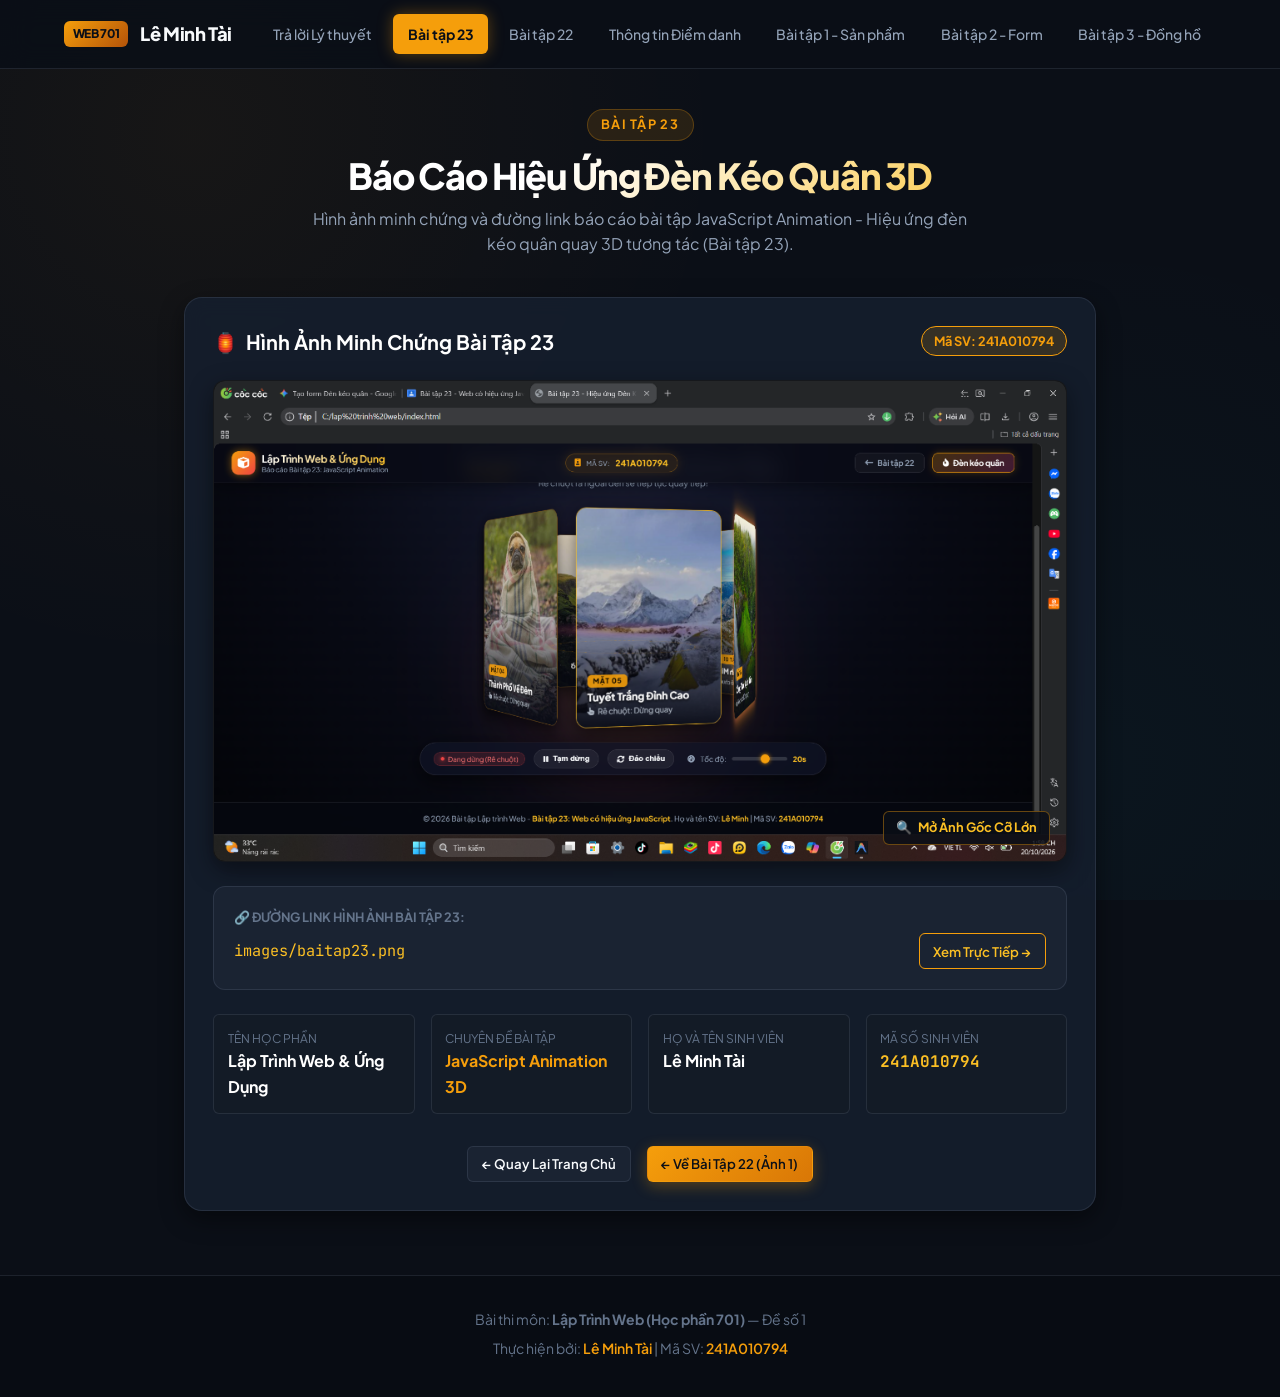
<file: baitap23.html>
<!DOCTYPE html>
<html lang="vi">
<head>
  <meta charset="UTF-8">
  <meta name="viewport" content="width=device-width, initial-scale=1.0">
  <title>Bài tập 23 - Báo Cáo Hiệu Ứng Đèn Kéo Quân - Đề thi Lập trình Web</title>
  <meta name="description" content="Bài tập 23: Báo cáo bài tập JavaScript Animation 3D hiệu ứng Đèn Kéo Quân. Mã SV: 241A010794.">
  <link rel="stylesheet" href="css/style.css">
</head>
<body>

  <!-- HEADER & NAVIGATION MENU -->
  <header class="site-header">
    <div class="container nav-wrapper">
      <a href="index.html" class="brand-logo" id="brand-logo">
        <span class="brand-badge">WEB 701</span>
        <span>Lê Minh Tài</span>
      </a>

      <nav>
        <ul class="nav-menu">
          <li><a href="about.html" class="nav-link">Trả lời Lý thuyết</a></li>
          <li><a href="baitap23.html" class="nav-link active">Bài tập 23</a></li>
          <li><a href="baitap22.html" class="nav-link">Bài tập 22</a></li>
          <li><a href="contact.html" class="nav-link">Thông tin Điểm danh</a></li>
          <li><a href="baitap01.html" class="nav-link">Bài tập 1 - Sản phẩm</a></li>
          <li><a href="baitap02.html" class="nav-link">Bài tập 2 - Form</a></li>
          <li><a href="baitap03.html" class="nav-link">Bài tập 3 - Đồng hồ</a></li>
        </ul>
      </nav>
    </div>
  </header>

  <!-- MAIN CONTENT -->
  <main class="main-content">
    <div class="container" style="max-width: 960px;">

      <!-- PAGE HEADER -->
      <section class="page-header">
        <span class="page-badge">Bài Tập 23</span>
        <h1 class="page-title">Báo Cáo Hiệu Ứng Đèn Kéo Quân 3D</h1>
        <p class="page-desc">
          Hình ảnh minh chứng và đường link báo cáo bài tập JavaScript Animation - Hiệu ứng đèn kéo quân quay 3D tương tác (Bài tập 23).
        </p>
      </section>

      <!-- CARD HIỂN THỊ HÌNH ẢNH VÀ ĐƯỜNG LINK -->
      <div class="card" style="text-align: center;">

        <!-- TIÊU ĐỀ KHỐI -->
        <div style="display: flex; justify-content: space-between; align-items: center; margin-bottom: 1.25rem; flex-wrap: wrap; gap: 0.5rem;">
          <h2 style="font-size: 1.25rem; color: #fff; display: flex; align-items: center; gap: 0.5rem;">
            <span>🏮</span> Hình Ảnh Minh Chứng Bài Tập 23
          </h2>
          <span style="font-size: 0.8rem; background: rgba(245, 158, 11, 0.15); color: var(--accent-gold); border: 1px solid var(--accent-gold); padding: 0.25rem 0.75rem; border-radius: 9999px; font-weight: 700;">
            Mã SV: 241A010794
          </span>
        </div>

        <!-- KHUNG ẢNH CÓ LINK CLICK MỞ ẢNH GỐC -->
        <div style="margin: 1.5rem 0; background: #000; border: 1px solid var(--border-color); border-radius: var(--radius-md); overflow: hidden; box-shadow: var(--shadow-md);">
          <a href="images/baitap23.png" target="_blank" rel="noopener noreferrer" style="display: block; position: relative;" title="Nhấn vào để xem ảnh kích thước gốc trong tab mới">
            <img 
              src="images/baitap23.png" 
              alt="Ảnh báo cáo Bài tập 23: JavaScript Animation Đèn kéo quân 3D" 
              style="width: 100%; max-height: 520px; object-fit: contain; display: block; margin: 0 auto;"
            >
            <div style="position: absolute; bottom: 1rem; right: 1rem; background: rgba(11, 15, 23, 0.85); color: var(--accent-gold-light); font-size: 0.8rem; font-weight: 700; padding: 0.35rem 0.75rem; border-radius: var(--radius-sm); border: 1px solid rgba(245, 158, 11, 0.4); display: flex; align-items: center; gap: 0.4rem;">
              <span>🔍</span> Mở Ảnh Gốc Cỡ Lớn
            </div>
          </a>
        </div>

        <!-- HỘP ĐƯỜNG LINK TRUY CẬP TRỰC TIẾP -->
        <div style="background: var(--bg-surface); border: 1px solid var(--border-color); border-radius: var(--radius-md); padding: 1.25rem; text-align: left; margin-bottom: 1.5rem;">
          <div style="font-size: 0.8rem; color: var(--text-dim); text-transform: uppercase; font-weight: 700; margin-bottom: 0.4rem;">
            🔗 Đường Link Hình Ảnh Bài Tập 23:
          </div>
          <div style="display: flex; justify-content: space-between; align-items: center; flex-wrap: wrap; gap: 0.75rem;">
            <a 
              href="images/baitap23.png" 
              target="_blank" 
              rel="noopener noreferrer"
              style="color: var(--accent-gold-light); font-family: var(--font-code); font-size: 0.95rem; word-break: break-all;"
              id="link-bt23-img"
            >
              images/baitap23.png
            </a>
            <a 
              href="images/baitap23.png" 
              target="_blank" 
              rel="noopener noreferrer" 
              class="btn btn-outline btn-sm"
            >
              Xem Trực Tiếp &rarr;
            </a>
          </div>
        </div>

        <!-- THÔNG TIN TÓM TẮT DỰ ÁN TRÊN HÌNH ẢNH -->
        <div style="display: grid; grid-template-columns: repeat(auto-fit, minmax(200px, 1fr)); gap: 1rem; margin-bottom: 2rem; text-align: left;">
          <div style="background: var(--bg-secondary); border: 1px solid var(--border-color); border-radius: var(--radius-sm); padding: 0.85rem;">
            <span style="font-size: 0.75rem; color: var(--text-dim); display: block;">TÊN HỌC PHẦN</span>
            <strong style="color: #fff; font-size: 1rem;">Lập Trình Web & Ứng Dụng</strong>
          </div>
          <div style="background: var(--bg-secondary); border: 1px solid var(--border-color); border-radius: var(--radius-sm); padding: 0.85rem;">
            <span style="font-size: 0.75rem; color: var(--text-dim); display: block;">CHUYÊN ĐỀ BÀI TẬP</span>
            <strong style="color: var(--accent-gold); font-size: 1rem;">JavaScript Animation 3D</strong>
          </div>
          <div style="background: var(--bg-secondary); border: 1px solid var(--border-color); border-radius: var(--radius-sm); padding: 0.85rem;">
            <span style="font-size: 0.75rem; color: var(--text-dim); display: block;">HỌ VÀ TÊN SINH VIÊN</span>
            <strong style="color: #fff; font-size: 1rem;">Lê Minh Tài</strong>
          </div>
          <div style="background: var(--bg-secondary); border: 1px solid var(--border-color); border-radius: var(--radius-sm); padding: 0.85rem;">
            <span style="font-size: 0.75rem; color: var(--text-dim); display: block;">MÃ SỐ SINH VIÊN</span>
            <strong style="color: var(--accent-gold-light); font-size: 1rem; font-family: var(--font-code);">241A010794</strong>
          </div>
        </div>

        <!-- NÚT ĐIỀU HƯỚNG -->
        <div style="display: flex; gap: 1rem; justify-content: center; flex-wrap: wrap;">
          <a href="index.html" class="btn btn-secondary btn-sm">&larr; Quay Lại Trang Chủ</a>
          <a href="baitap22.html" class="btn btn-primary btn-sm">&larr; Về Bài Tập 22 (Ảnh 1)</a>
        </div>

      </div>

    </div>
  </main>

  <!-- FOOTER -->
  <footer class="site-footer">
    <div class="container">
      <p>Bài thi môn: <strong>Lập Trình Web (Học phần 701)</strong> — Đề số 1</p>
      <p>Thực hiện bởi: <span class="footer-highlight">Lê Minh Tài</span> | Mã SV: <span class="footer-highlight">241A010794</span></p>
    </div>
  </footer>

</body>
</html>
</file>
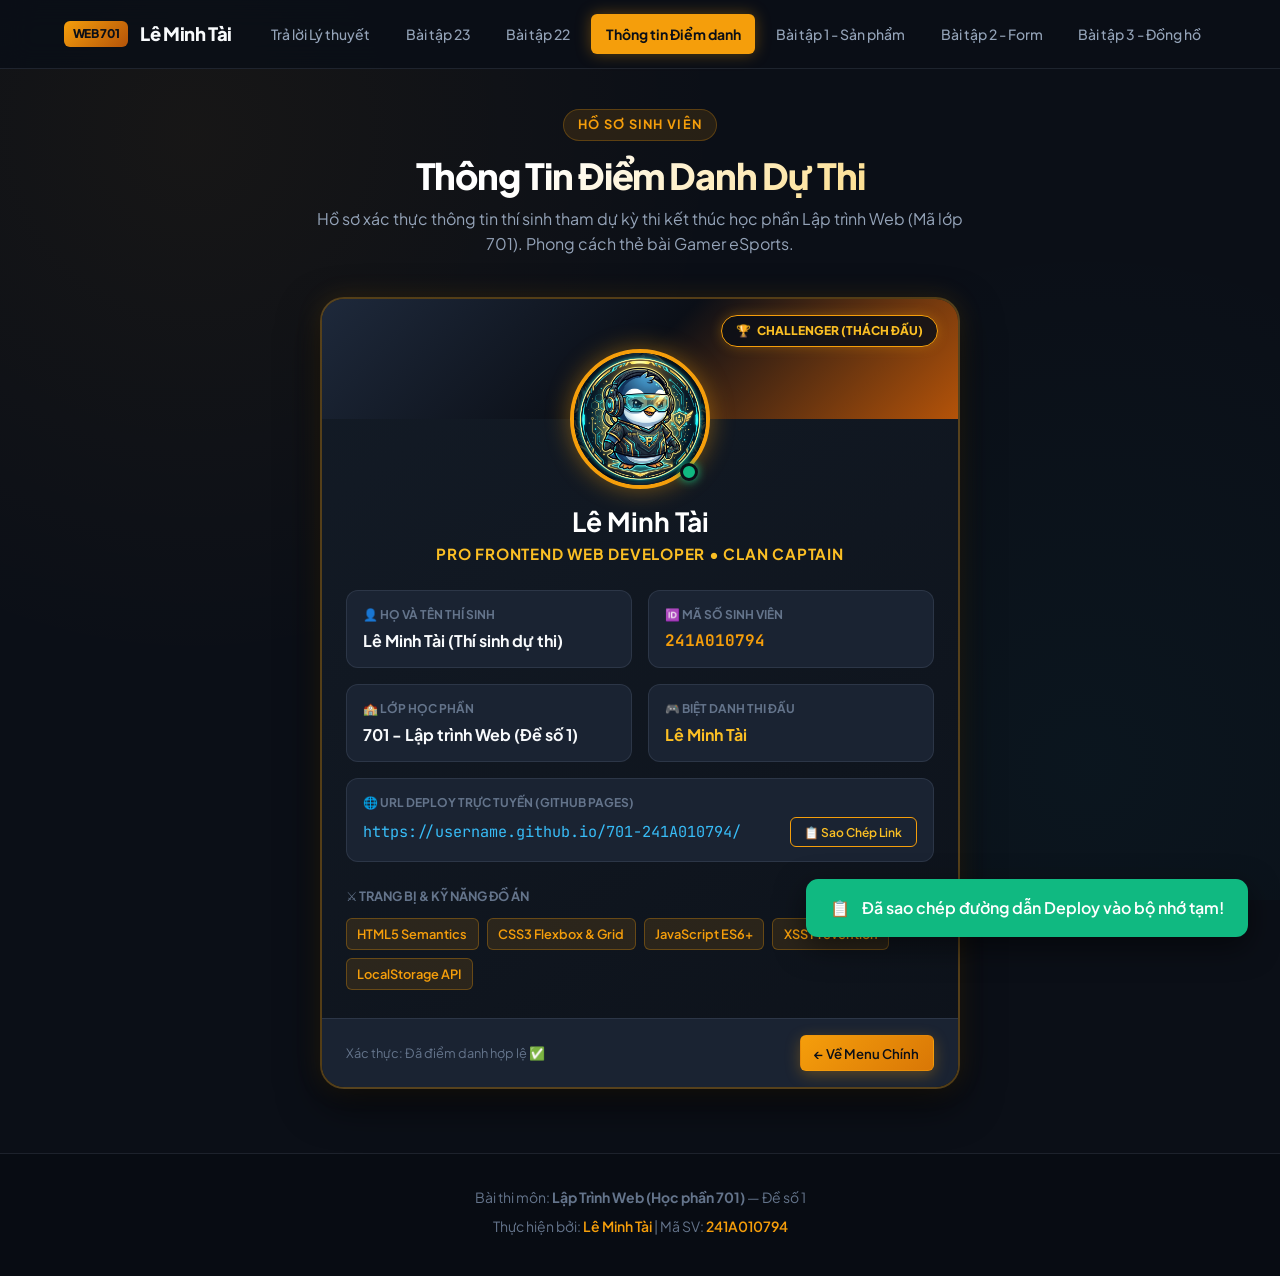
<file: contact.html>
<!DOCTYPE html>
<html lang="vi">
<head>
  <meta charset="UTF-8">
  <meta name="viewport" content="width=device-width, initial-scale=1.0">
  <title>Thông Tin Điểm Danh - Đề thi Lập trình Web</title>
  <meta name="description" content="Thông tin điểm danh sinh viên - Lê Minh Tài, Mã SV: 241A010794, Lớp 701.">
  <link rel="stylesheet" href="css/style.css">
</head>
<body>

  <!-- HEADER & NAVIGATION MENU -->
  <header class="site-header">
    <div class="container nav-wrapper">
      <a href="index.html" class="brand-logo" id="brand-logo">
        <span class="brand-badge">WEB 701</span>
        <span>Lê Minh Tài</span>
      </a>

      <nav>
        <ul class="nav-menu">
          <li><a href="about.html" class="nav-link" id="nav-about">Trả lời Lý thuyết</a></li>
          <li><a href="baitap23.html" class="nav-link" id="nav-bt23">Bài tập 23</a></li>
          <li><a href="baitap22.html" class="nav-link" id="nav-bt22">Bài tập 22</a></li>
          <li><a href="contact.html" class="nav-link active" id="nav-contact">Thông tin Điểm danh</a></li>
          <li><a href="baitap01.html" class="nav-link" id="nav-bt01">Bài tập 1 - Sản phẩm</a></li>
          <li><a href="baitap02.html" class="nav-link" id="nav-bt02">Bài tập 2 - Form</a></li>
          <li><a href="baitap03.html" class="nav-link" id="nav-bt03">Bài tập 3 - Đồng hồ</a></li>
        </ul>
      </nav>
    </div>
  </header>

  <!-- MAIN CONTENT -->
  <main class="main-content">
    <div class="container">
      
      <!-- PAGE HEADER -->
      <section class="page-header">
        <span class="page-badge">Hồ Sơ Sinh Viên</span>
        <h1 class="page-title">Thông Tin Điểm Danh Dự Thi</h1>
        <p class="page-desc">Hồ sơ xác thực thông tin thí sinh tham dự kỳ thi kết thúc học phần Lập trình Web (Mã lớp 701). Phong cách thẻ bài Gamer eSports.</p>
      </section>

      <!-- PROFILE CARD CONTAINER -->
      <div class="profile-card-container">
        <article class="gamer-card">
          
          <!-- BANNER HEADER -->
          <div class="gamer-banner">
            <div class="gamer-rank-badge">
              <span>🏆</span>
              <span>CHALLENGER (THÁCH ĐẤU)</span>
            </div>
          </div>

          <!-- AVATAR WRAPPER -->
          <div class="avatar-wrapper">
            <!-- Thẻ img trỏ tới images/avatar.jpg theo đúng yêu cầu đề bài -->
            <img 
              src="images/avatar.jpg" 
              alt="Ảnh đại diện sinh viên Lê Minh Tài" 
              class="avatar-img"
              id="student-avatar"
            >
            <span class="gamer-status-dot" title="Trạng thái: Trực tuyến sẵn sàng thi đấu"></span>
          </div>

          <!-- GAMER TITLE & NICKNAME -->
          <div style="text-align: center; padding: 0 1.5rem;">
            <h2 style="font-size: 1.65rem; color: #fff; margin-bottom: 0.25rem;">
              Lê Minh Tài
            </h2>
            <p style="color: var(--accent-gold-light); font-weight: 700; font-size: 0.95rem; text-transform: uppercase; letter-spacing: 0.05em;">
              Pro Frontend Web Developer • Clan Captain
            </p>
          </div>

          <!-- GAMER INFO LIST (GRID) -->
          <div class="gamer-info-list">
            
            <div class="gamer-info-item">
              <div class="gamer-info-label">👤 Họ và Tên Thí Sinh</div>
              <div class="gamer-info-val">Lê Minh Tài (Thí sinh dự thi)</div>
            </div>

            <div class="gamer-info-item">
              <div class="gamer-info-label">🆔 Mã Số Sinh Viên</div>
              <div class="gamer-info-val" style="color: var(--accent-gold); font-family: var(--font-code);">241A010794</div>
            </div>

            <div class="gamer-info-item">
              <div class="gamer-info-label">🏫 Lớp Học Phần</div>
              <div class="gamer-info-val">701 - Lập trình Web (Đề số 1)</div>
            </div>

            <div class="gamer-info-item">
              <div class="gamer-info-label">🎮 Biệt Danh Thi Đấu</div>
              <div class="gamer-info-val" style="color: var(--accent-gold-light);">Lê Minh Tài</div>
            </div>

            <div class="gamer-info-item" style="grid-column: 1 / -1;">
              <div class="gamer-info-label">🌐 URL Deploy Trực Tuyến (GitHub Pages)</div>
              <div style="display: flex; align-items: center; justify-content: space-between; gap: 0.5rem; flex-wrap: wrap; margin-top: 0.35rem;">
                <a 
                  href="https://username.github.io/701-241A010794/" 
                  target="_blank" 
                  rel="noopener noreferrer" 
                  id="deploy-link"
                  style="font-family: var(--font-code); font-size: 0.95rem; color: #38bdf8; word-break: break-all;"
                >
                  https://username.github.io/701-241A010794/
                </a>
                <button type="button" class="btn btn-outline btn-sm" id="btn-copy-url" style="font-size: 0.75rem;">
                  📋 Sao Chép Link
                </button>
              </div>
            </div>

          </div>

          <!-- TRANG BỊ & KỸ NĂNG (GAMER STATS) -->
          <div style="padding: 0 1.5rem 1.75rem;">
            <div style="font-size: 0.8rem; color: var(--text-dim); text-transform: uppercase; font-weight: 700; margin-bottom: 0.75rem;">
              ⚔️ Trang Bị & Kỹ Năng Đồ Án
            </div>
            <div style="display: flex; gap: 0.5rem; flex-wrap: wrap;">
              <span style="background: rgba(245, 158, 11, 0.12); color: var(--accent-gold); border: 1px solid rgba(245, 158, 11, 0.3); padding: 0.3rem 0.65rem; border-radius: var(--radius-sm); font-size: 0.8rem; font-weight: 600;">HTML5 Semantics</span>
              <span style="background: rgba(245, 158, 11, 0.12); color: var(--accent-gold); border: 1px solid rgba(245, 158, 11, 0.3); padding: 0.3rem 0.65rem; border-radius: var(--radius-sm); font-size: 0.8rem; font-weight: 600;">CSS3 Flexbox & Grid</span>
              <span style="background: rgba(245, 158, 11, 0.12); color: var(--accent-gold); border: 1px solid rgba(245, 158, 11, 0.3); padding: 0.3rem 0.65rem; border-radius: var(--radius-sm); font-size: 0.8rem; font-weight: 600;">JavaScript ES6+</span>
              <span style="background: rgba(245, 158, 11, 0.12); color: var(--accent-gold); border: 1px solid rgba(245, 158, 11, 0.3); padding: 0.3rem 0.65rem; border-radius: var(--radius-sm); font-size: 0.8rem; font-weight: 600;">XSS Prevention</span>
              <span style="background: rgba(245, 158, 11, 0.12); color: var(--accent-gold); border: 1px solid rgba(245, 158, 11, 0.3); padding: 0.3rem 0.65rem; border-radius: var(--radius-sm); font-size: 0.8rem; font-weight: 600;">LocalStorage API</span>
            </div>
          </div>

          <!-- FOOTER ACTIONS -->
          <div style="background: var(--bg-surface); padding: 1rem 1.5rem; display: flex; justify-content: space-between; align-items: center; border-top: 1px solid var(--border-color);">
            <span style="font-size: 0.8rem; color: var(--text-dim);">Xác thực: Đã điểm danh hợp lệ ✅</span>
            <a href="index.html" class="btn btn-primary btn-sm">
              &larr; Về Menu Chính
            </a>
          </div>

        </article>
      </div>

    </div>
  </main>

  <!-- TOAST COPY NOTIFICATION -->
  <div id="copy-toast" class="toast-notice">
    <span>📋</span>
    <span>Đã sao chép đường dẫn Deploy vào bộ nhớ tạm!</span>
  </div>

  <!-- FOOTER -->
  <footer class="site-footer">
    <div class="container">
      <p>Bài thi môn: <strong>Lập Trình Web (Học phần 701)</strong> — Đề số 1</p>
      <p>Thực hiện bởi: <span class="footer-highlight">Lê Minh Tài</span> | Mã SV: <span class="footer-highlight">241A010794</span></p>
    </div>
  </footer>

  <!-- SCRIPT SAO CHÉP URL DEPLOY -->
  <script>
    const btnCopyUrl = document.getElementById('btn-copy-url');
    const deployLink = document.getElementById('deploy-link');
    const copyToast = document.getElementById('copy-toast');

    btnCopyUrl.addEventListener('click', async () => {
      const url = deployLink.href;
      try {
        await navigator.clipboard.writeText(url);
        showCopyToast();
      } catch (err) {
        // Fallback cho trình duyệt cũ
        const tempInput = document.createElement('input');
        tempInput.value = url;
        document.body.appendChild(tempInput);
        tempInput.select();
        document.execCommand('copy');
        document.body.removeChild(tempInput);
        showCopyToast();
      }
    });

    function showCopyToast() {
      copyToast.classList.add('show');
      setTimeout(() => {
        copyToast.classList.remove('show');
      }, 2500);
    }
  </script>

</body>
</html>
</file>
<file: css/style.css>
/* ==========================================================================
   BỘ STYLE DÙNG CHUNG - ĐỀ THI KẾT THÚC HỌC PHẦN LẬP TRÌNH WEB - ĐỀ SỐ 1
   Chủ đề: Dark Mode Gaming & Esports (Gold / Slate / Cyber)
   MSSV: 241A010794
   ========================================================================== */

@import url('https://fonts.googleapis.com/css2?family=Plus+Jakarta+Sans:wght@300;400;500;600;700;800&family=JetBrains+Mono:wght@400;500;600&display=swap');

:root {
  /* Bảng màu chủ đạo: Dark slate kết hợp điểm nhấn Vàng Kim (Gold) / Hổ phách */
  --bg-primary: #0b0f17;
  --bg-secondary: #131b26;
  --bg-card: rgba(22, 31, 46, 0.85);
  --bg-card-hover: rgba(30, 42, 62, 0.95);
  --bg-surface: #1a2332;
  
  --accent-gold: #f59e0b;
  --accent-gold-hover: #d97706;
  --accent-gold-light: #fbbf24;
  --accent-gold-glow: rgba(245, 158, 11, 0.25);
  
  --text-main: #f8fafc;
  --text-muted: #94a3b8;
  --text-dim: #64748b;
  
  --border-color: rgba(148, 163, 184, 0.15);
  --border-glow: rgba(245, 158, 11, 0.4);
  
  --color-success: #10b981;
  --color-danger: #ef4444;
  --color-warning: #f59e0b;
  --color-info: #06b6d4;

  --font-main: 'Plus Jakarta Sans', system-ui, -apple-system, sans-serif;
  --font-code: 'JetBrains Mono', monospace;

  --transition-fast: 0.2s ease;
  --transition-normal: 0.3s ease;
  --radius-sm: 6px;
  --radius-md: 12px;
  --radius-lg: 18px;
  --radius-xl: 24px;
  
  --shadow-sm: 0 2px 8px rgba(0, 0, 0, 0.3);
  --shadow-md: 0 8px 24px rgba(0, 0, 0, 0.45);
  --shadow-glow: 0 0 25px var(--accent-gold-glow);
}

/* 1. RESET & BASE STYLES */
*, *::before, *::after {
  box-sizing: border-box;
  margin: 0;
  padding: 0;
}

html {
  scroll-behavior: smooth;
  font-size: 16px;
}

body {
  font-family: var(--font-main);
  background-color: var(--bg-primary);
  color: var(--text-main);
  line-height: 1.6;
  min-height: 100vh;
  display: flex;
  flex-direction: column;
  background-image: 
    radial-gradient(circle at 15% 15%, rgba(245, 158, 11, 0.05) 0%, transparent 40%),
    radial-gradient(circle at 85% 85%, rgba(6, 182, 212, 0.04) 0%, transparent 40%);
  background-attachment: fixed;
}

a {
  color: var(--accent-gold-light);
  text-decoration: none;
  transition: color var(--transition-fast);
}

a:hover {
  color: #fff;
  text-decoration: underline;
}

img {
  max-width: 100%;
  display: block;
}

/* 2. LAYOUT & CONTAINER */
.container {
  width: 100%;
  max-width: 1200px;
  margin: 0 auto;
  padding: 0 1.5rem;
}

.main-content {
  flex: 1;
  padding: 2.5rem 0 4rem;
}

/* 3. NAVIGATION HEADER */
.site-header {
  background: rgba(11, 15, 23, 0.9);
  backdrop-filter: blur(14px);
  -webkit-backdrop-filter: blur(14px);
  border-bottom: 1px solid var(--border-color);
  position: sticky;
  top: 0;
  z-index: 1000;
  padding: 0.85rem 0;
}

.nav-wrapper {
  display: flex;
  align-items: center;
  justify-content: space-between;
  gap: 1rem;
}

.brand-logo {
  display: flex;
  align-items: center;
  gap: 0.75rem;
  font-weight: 800;
  font-size: 1.15rem;
  letter-spacing: -0.02em;
  color: var(--text-main);
  text-decoration: none;
}

.brand-logo:hover {
  text-decoration: none;
}

.brand-badge {
  background: linear-gradient(135deg, var(--accent-gold), #b45309);
  color: #0b0f17;
  padding: 0.2rem 0.55rem;
  font-size: 0.75rem;
  font-weight: 800;
  border-radius: var(--radius-sm);
  text-transform: uppercase;
}

.nav-menu {
  display: flex;
  list-style: none;
  align-items: center;
  gap: 0.4rem;
  flex-wrap: wrap;
}

.nav-link {
  display: inline-flex;
  align-items: center;
  gap: 0.35rem;
  padding: 0.5rem 0.85rem;
  font-size: 0.875rem;
  font-weight: 500;
  color: var(--text-muted);
  border-radius: var(--radius-sm);
  border: 1px solid transparent;
  transition: all var(--transition-fast);
  white-space: nowrap;
}

.nav-link:hover {
  color: var(--accent-gold-light);
  background: rgba(245, 158, 11, 0.08);
  border-color: rgba(245, 158, 11, 0.2);
  text-decoration: none;
}

.nav-link.active {
  color: #0b0f17;
  background: var(--accent-gold);
  font-weight: 700;
  box-shadow: 0 0 15px rgba(245, 158, 11, 0.35);
}

/* 4. TYPOGRAPHY & HEADINGS */
h1, h2, h3, h4, h5, h6 {
  color: var(--text-main);
  font-weight: 700;
  line-height: 1.25;
}

.page-header {
  margin-bottom: 2.5rem;
  text-align: center;
}

.page-badge {
  display: inline-block;
  font-size: 0.8rem;
  text-transform: uppercase;
  letter-spacing: 0.1em;
  font-weight: 700;
  color: var(--accent-gold);
  background: rgba(245, 158, 11, 0.12);
  border: 1px solid rgba(245, 158, 11, 0.25);
  padding: 0.3rem 0.85rem;
  border-radius: 9999px;
  margin-bottom: 0.75rem;
}

.page-title {
  font-size: 2.25rem;
  font-weight: 800;
  letter-spacing: -0.03em;
  background: linear-gradient(135deg, #ffffff 40%, var(--accent-gold-light) 100%);
  -webkit-background-clip: text;
  -webkit-text-fill-color: transparent;
  margin-bottom: 0.5rem;
}

.page-desc {
  font-size: 1rem;
  color: var(--text-muted);
  max-width: 680px;
  margin: 0 auto;
}

/* 5. CARDS & SURFACES */
.card {
  background: var(--bg-card);
  backdrop-filter: blur(10px);
  -webkit-backdrop-filter: blur(10px);
  border: 1px solid var(--border-color);
  border-radius: var(--radius-lg);
  padding: 1.75rem;
  box-shadow: var(--shadow-md);
  transition: transform var(--transition-normal), border-color var(--transition-normal), box-shadow var(--transition-normal);
}

.card:hover {
  border-color: var(--border-glow);
  box-shadow: var(--shadow-glow);
}

/* 6. BUTTONS */
.btn {
  display: inline-flex;
  align-items: center;
  justify-content: center;
  gap: 0.5rem;
  padding: 0.65rem 1.35rem;
  font-size: 0.925rem;
  font-weight: 600;
  font-family: inherit;
  border-radius: var(--radius-md);
  cursor: pointer;
  border: 1px solid transparent;
  transition: all var(--transition-fast);
  text-decoration: none;
}

.btn-primary {
  background: linear-gradient(135deg, var(--accent-gold), var(--accent-gold-hover));
  color: #0b0f17;
  border-color: rgba(245, 158, 11, 0.4);
  box-shadow: 0 4px 15px rgba(245, 158, 11, 0.3);
}

.btn-primary:hover {
  background: linear-gradient(135deg, #fbb028, #e58a04);
  transform: translateY(-2px);
  box-shadow: 0 6px 20px rgba(245, 158, 11, 0.45);
  color: #0b0f17;
  text-decoration: none;
}

.btn-secondary {
  background: var(--bg-surface);
  color: var(--text-main);
  border-color: var(--border-color);
}

.btn-secondary:hover {
  background: #232e42;
  border-color: var(--text-muted);
  color: #fff;
  text-decoration: none;
}

.btn-danger {
  background: #dc2626;
  color: #fff;
}

.btn-danger:hover {
  background: #ef4444;
  box-shadow: 0 4px 15px rgba(239, 68, 68, 0.35);
}

.btn-outline {
  background: transparent;
  border: 1px solid var(--accent-gold);
  color: var(--accent-gold-light);
}

.btn-outline:hover {
  background: rgba(245, 158, 11, 0.1);
  color: #fff;
  text-decoration: none;
}

.btn-sm {
  padding: 0.4rem 0.85rem;
  font-size: 0.825rem;
  border-radius: var(--radius-sm);
}

/* 7. FORM CONTROLS */
.form-group {
  margin-bottom: 1.25rem;
  text-align: left;
}

.form-label {
  display: block;
  font-size: 0.875rem;
  font-weight: 600;
  margin-bottom: 0.5rem;
  color: var(--text-main);
}

.form-control {
  width: 100%;
  padding: 0.75rem 1rem;
  font-family: inherit;
  font-size: 0.95rem;
  background: var(--bg-surface);
  border: 1px solid var(--border-color);
  border-radius: var(--radius-md);
  color: var(--text-main);
  transition: border-color var(--transition-fast), box-shadow var(--transition-fast);
}

.form-control:focus {
  outline: none;
  border-color: var(--accent-gold);
  box-shadow: 0 0 0 3px rgba(245, 158, 11, 0.2);
}

.form-control::placeholder {
  color: var(--text-dim);
}

.form-control.is-invalid {
  border-color: var(--color-danger);
  box-shadow: 0 0 0 3px rgba(239, 68, 68, 0.15);
}

.error-message {
  color: var(--color-danger);
  font-size: 0.8rem;
  margin-top: 0.35rem;
  display: block;
  min-height: 1.2rem;
}

.form-checkbox {
  display: flex;
  align-items: flex-start;
  gap: 0.65rem;
  cursor: pointer;
  font-size: 0.9rem;
  color: var(--text-muted);
}

.form-checkbox input[type="checkbox"] {
  appearance: none;
  -webkit-appearance: none;
  width: 1.15rem;
  height: 1.15rem;
  background: var(--bg-surface);
  border: 1px solid var(--border-color);
  border-radius: 4px;
  cursor: pointer;
  display: grid;
  place-content: center;
  margin-top: 0.15rem;
  flex-shrink: 0;
  transition: all var(--transition-fast);
}

.form-checkbox input[type="checkbox"]:checked {
  background: var(--accent-gold);
  border-color: var(--accent-gold);
}

.form-checkbox input[type="checkbox"]:checked::before {
  content: "✔";
  color: #0b0f17;
  font-size: 0.75rem;
  font-weight: 900;
}

/* 8. TABLES */
.table-responsive {
  overflow-x: auto;
  border-radius: var(--radius-md);
  border: 1px solid var(--border-color);
}

.table-custom {
  width: 100%;
  border-collapse: collapse;
  text-align: left;
  font-size: 0.9rem;
  background: var(--bg-secondary);
}

.table-custom th {
  background: #192231;
  color: var(--accent-gold-light);
  font-weight: 700;
  padding: 0.9rem 1.1rem;
  border-bottom: 2px solid var(--border-color);
  letter-spacing: 0.02em;
}

.table-custom td {
  padding: 0.85rem 1.1rem;
  border-bottom: 1px solid rgba(148, 163, 184, 0.08);
  color: var(--text-muted);
}

.table-custom tbody tr:hover {
  background: rgba(245, 158, 11, 0.04);
}

/* 9. CODE BLOCKS & PRE */
code {
  font-family: var(--font-code);
  font-size: 0.875em;
  background: rgba(245, 158, 11, 0.1);
  color: var(--accent-gold-light);
  padding: 0.15rem 0.4rem;
  border-radius: var(--radius-sm);
  border: 1px solid rgba(245, 158, 11, 0.18);
}

pre {
  background: #090d14;
  border: 1px solid var(--border-color);
  border-radius: var(--radius-md);
  padding: 1rem 1.25rem;
  overflow-x: auto;
  margin: 1rem 0;
}

pre code {
  background: transparent;
  color: #e2e8f0;
  padding: 0;
  border: none;
  font-size: 0.875rem;
  line-height: 1.6;
}

/* 10. GIẢI THÍCH LOGIC TƯ DUY (CALLOUT BOX ĐẶC BIỆT) */
.logic-explanation-box {
  background: linear-gradient(145deg, rgba(26, 35, 50, 0.8), rgba(15, 23, 38, 0.95));
  border-left: 4px solid var(--accent-gold);
  border-radius: 0 var(--radius-md) var(--radius-md) 0;
  padding: 1.5rem;
  margin-top: 3rem;
  box-shadow: var(--shadow-sm);
  position: relative;
  overflow: hidden;
}

.logic-explanation-box::after {
  content: "LOGIC REVIEW";
  position: absolute;
  top: 0.75rem;
  right: 1.25rem;
  font-size: 0.65rem;
  font-weight: 800;
  letter-spacing: 0.15em;
  color: rgba(245, 158, 11, 0.3);
}

.logic-box-title {
  display: flex;
  align-items: center;
  gap: 0.6rem;
  color: var(--accent-gold);
  font-size: 1.15rem;
  font-weight: 700;
  margin-bottom: 0.85rem;
}

.logic-box-title svg {
  width: 22px;
  height: 22px;
  fill: currentColor;
}

.logic-explanation-box ul {
  padding-left: 1.25rem;
  color: var(--text-muted);
}

.logic-explanation-box li {
  margin-bottom: 0.5rem;
}

.logic-explanation-box strong {
  color: #fff;
}

/* 11. COUNTDOWN TIMER STYLES (Dành riêng cho baitap03.html) */
.timer-container {
  display: flex;
  flex-direction: column;
  align-items: center;
  justify-content: center;
  padding: 3rem 1.5rem;
}

.timer-display {
  font-family: var(--font-code);
  font-size: 5rem;
  font-weight: 800;
  letter-spacing: 2px;
  color: var(--accent-gold-light);
  background: #080c13;
  padding: 1.5rem 3rem;
  border-radius: var(--radius-xl);
  border: 3px solid var(--border-color);
  box-shadow: inset 0 0 20px rgba(0, 0, 0, 0.8), 0 0 30px rgba(0, 0, 0, 0.5);
  margin-bottom: 2rem;
  min-width: 340px;
  text-align: center;
  transition: all var(--transition-fast);
}

/* Animation nhấp nháy đỏ còi báo động khi < 1 phút */
@keyframes sirenAlarm {
  0%, 100% {
    color: #ef4444;
    border-color: #ef4444;
    background: rgba(239, 68, 68, 0.15);
    box-shadow: 0 0 35px rgba(239, 68, 68, 0.7), inset 0 0 15px rgba(239, 68, 68, 0.4);
    transform: scale(1.02);
  }
  50% {
    color: #7f1d1d;
    border-color: #7f1d1d;
    background: #080c13;
    box-shadow: 0 0 5px rgba(239, 68, 68, 0.2);
    transform: scale(1);
  }
}

.timer-alert-danger {
  animation: sirenAlarm 0.8s infinite ease-in-out !important;
}

.timer-controls {
  display: flex;
  gap: 1rem;
  flex-wrap: wrap;
  justify-content: center;
}

/* 12. PRODUCT LIST GRID (Dành riêng cho baitap01.html) */
.products-grid {
  display: grid;
  grid-template-columns: repeat(auto-fill, minmax(260px, 1fr));
  gap: 1.75rem;
  margin-top: 2rem;
}

.product-card {
  background: var(--bg-card);
  border: 1px solid var(--border-color);
  border-radius: var(--radius-lg);
  overflow: hidden;
  display: flex;
  flex-direction: column;
  transition: all var(--transition-normal);
  position: relative;
}

.product-card:hover {
  transform: translateY(-6px);
  border-color: var(--accent-gold);
  box-shadow: 0 12px 30px rgba(0, 0, 0, 0.6), 0 0 20px var(--accent-gold-glow);
}

.product-badge-tag {
  position: absolute;
  top: 1rem;
  right: 1rem;
  background: var(--accent-gold);
  color: #0b0f17;
  font-size: 0.7rem;
  font-weight: 800;
  padding: 0.25rem 0.6rem;
  border-radius: 9999px;
  text-transform: uppercase;
  z-index: 2;
}

.product-img-box {
  width: 100%;
  height: 200px;
  background: #111827;
  display: flex;
  align-items: center;
  justify-content: center;
  position: relative;
  overflow: hidden;
}

.product-icon-avatar {
  font-size: 4rem;
  filter: drop-shadow(0 0 12px rgba(245, 158, 11, 0.3));
  transition: transform var(--transition-normal);
}

.product-card:hover .product-icon-avatar {
  transform: scale(1.15) rotate(4deg);
}

.product-body {
  padding: 1.25rem;
  flex: 1;
  display: flex;
  flex-direction: column;
}

.product-category {
  font-size: 0.75rem;
  color: var(--accent-gold);
  font-weight: 700;
  text-transform: uppercase;
  margin-bottom: 0.35rem;
}

.product-title {
  font-size: 1.05rem;
  font-weight: 700;
  color: var(--text-main);
  margin-bottom: 0.5rem;
  line-height: 1.35;
}

.product-desc {
  font-size: 0.85rem;
  color: var(--text-muted);
  margin-bottom: 1rem;
  flex: 1;
}

.product-footer {
  display: flex;
  align-items: center;
  justify-content: space-between;
  margin-top: auto;
  padding-top: 0.85rem;
  border-top: 1px solid rgba(148, 163, 184, 0.1);
}

.product-price {
  font-size: 1.2rem;
  font-weight: 800;
  color: var(--accent-gold-light);
  font-family: var(--font-code);
}

/* 13. SEARCH BAR */
.search-wrapper {
  max-width: 560px;
  margin: 0 auto;
  position: relative;
}

.search-input {
  width: 100%;
  padding: 0.85rem 1.25rem 0.85rem 3rem;
  font-size: 1rem;
  background: var(--bg-surface);
  border: 2px solid var(--border-color);
  border-radius: 9999px;
  color: var(--text-main);
  transition: all var(--transition-fast);
}

.search-input:focus {
  outline: none;
  border-color: var(--accent-gold);
  box-shadow: 0 0 20px rgba(245, 158, 11, 0.25);
}

.search-icon {
  position: absolute;
  left: 1.15rem;
  top: 50%;
  transform: translateY(-50%);
  color: var(--text-dim);
  pointer-events: none;
}

.empty-state {
  text-align: center;
  padding: 3rem 1rem;
  background: var(--bg-card);
  border: 1px dashed var(--border-color);
  border-radius: var(--radius-lg);
  margin-top: 2rem;
}

.empty-state-icon {
  font-size: 3rem;
  margin-bottom: 0.75rem;
  color: var(--accent-gold);
}

/* 14. PROFILE GAMER CARD (contact.html) */
.profile-card-container {
  max-width: 640px;
  margin: 0 auto;
}

.gamer-card {
  background: linear-gradient(145deg, #131b26 0%, #0d121a 100%);
  border: 2px solid rgba(245, 158, 11, 0.3);
  border-radius: var(--radius-xl);
  overflow: hidden;
  box-shadow: 0 15px 40px rgba(0, 0, 0, 0.6), 0 0 25px rgba(245, 158, 11, 0.15);
  position: relative;
}

.gamer-banner {
  height: 120px;
  background: linear-gradient(135deg, #1e293b 0%, #0b0f17 50%, #b45309 100%);
  position: relative;
}

.gamer-rank-badge {
  position: absolute;
  top: 1rem;
  right: 1.25rem;
  background: rgba(11, 15, 23, 0.85);
  border: 1px solid var(--accent-gold);
  color: var(--accent-gold-light);
  font-size: 0.75rem;
  font-weight: 800;
  padding: 0.35rem 0.85rem;
  border-radius: 9999px;
  display: flex;
  align-items: center;
  gap: 0.4rem;
  box-shadow: 0 0 12px rgba(245, 158, 11, 0.3);
}

.avatar-wrapper {
  position: relative;
  width: 140px;
  height: 140px;
  margin: -70px auto 1rem;
}

.avatar-img {
  width: 100%;
  height: 100%;
  border-radius: 50%;
  object-fit: cover;
  border: 4px solid var(--accent-gold);
  box-shadow: 0 0 25px rgba(245, 158, 11, 0.45);
  background: #0b0f17;
  transition: transform var(--transition-normal);
}

.gamer-card:hover .avatar-img {
  transform: scale(1.05) rotate(2deg);
}

.gamer-status-dot {
  position: absolute;
  bottom: 8px;
  right: 12px;
  width: 18px;
  height: 18px;
  background: var(--color-success);
  border: 3px solid #0b0f17;
  border-radius: 50%;
  box-shadow: 0 0 10px var(--color-success);
}

.gamer-info-list {
  display: grid;
  grid-template-columns: 1fr 1fr;
  gap: 1rem;
  margin: 1.5rem 0;
  padding: 0 1.5rem;
}

.gamer-info-item {
  background: var(--bg-surface);
  border: 1px solid var(--border-color);
  border-radius: var(--radius-md);
  padding: 0.85rem 1rem;
}

.gamer-info-label {
  font-size: 0.75rem;
  color: var(--text-dim);
  text-transform: uppercase;
  font-weight: 700;
  margin-bottom: 0.25rem;
}

.gamer-info-val {
  font-size: 1rem;
  font-weight: 700;
  color: var(--text-main);
  word-break: break-all;
}

/* 15. FOOTER */
.site-footer {
  background: #080c13;
  border-top: 1px solid var(--border-color);
  padding: 2rem 0;
  margin-top: auto;
  text-align: center;
  color: var(--text-dim);
  font-size: 0.875rem;
}

.site-footer p {
  margin-bottom: 0.4rem;
}

.footer-highlight {
  color: var(--accent-gold);
  font-weight: 600;
}

/* 16. TOAST NOTIFICATION */
.toast-notice {
  position: fixed;
  bottom: 2rem;
  right: 2rem;
  background: #10b981;
  color: #fff;
  padding: 1rem 1.5rem;
  border-radius: var(--radius-md);
  box-shadow: 0 10px 30px rgba(0, 0, 0, 0.5);
  font-weight: 600;
  display: flex;
  align-items: center;
  gap: 0.75rem;
  z-index: 9999;
  transform: translateY(120%);
  transition: transform 0.3s cubic-bezier(0.175, 0.885, 0.32, 1.275);
}

.toast-notice.show {
  transform: translateY(0);
}

/* 17. RESPONSIVE BREAKPOINTS */
@media (max-width: 992px) {
  .nav-wrapper {
    flex-direction: column;
    align-items: stretch;
  }
  .nav-menu {
    justify-content: center;
  }
}

@media (max-width: 768px) {
  .page-title {
    font-size: 1.75rem;
  }
  .timer-display {
    font-size: 3.5rem;
    min-width: unset;
    padding: 1.25rem 2rem;
  }
  .gamer-info-list {
    grid-template-columns: 1fr;
  }
  .nav-link {
    font-size: 0.8rem;
    padding: 0.4rem 0.65rem;
  }
}

/* 18. IMAGE SHOWCASE (Dành cho baitap22.html và baitap23.html) */
.image-showcase-grid {
  display: grid;
  grid-template-columns: repeat(auto-fit, minmax(280px, 1fr));
  gap: 1.5rem;
  margin: 1.5rem 0 2rem;
  text-align: left;
}

.image-showcase-card {
  background: var(--bg-surface);
  border: 1px solid var(--border-color);
  border-radius: var(--radius-md);
  overflow: hidden;
  display: flex;
  flex-direction: column;
  transition: transform var(--transition-normal), border-color var(--transition-normal), box-shadow var(--transition-normal);
}

.image-showcase-card:hover {
  transform: translateY(-4px);
  border-color: var(--accent-gold);
  box-shadow: 0 10px 25px rgba(0, 0, 0, 0.5), 0 0 15px var(--accent-gold-glow);
}

.image-showcase-link {
  display: block;
  position: relative;
  overflow: hidden;
  background: #000;
}

.image-showcase-img {
  width: 100%;
  height: 220px;
  object-fit: cover;
  display: block;
  transition: transform var(--transition-normal);
}

.image-showcase-link:hover .image-showcase-img {
  transform: scale(1.05);
}

.image-overlay-badge {
  position: absolute;
  bottom: 0.75rem;
  right: 0.75rem;
  background: rgba(11, 15, 23, 0.85);
  color: var(--accent-gold-light);
  font-size: 0.75rem;
  font-weight: 700;
  padding: 0.25rem 0.6rem;
  border-radius: var(--radius-sm);
  border: 1px solid rgba(245, 158, 11, 0.3);
  display: flex;
  align-items: center;
  gap: 0.35rem;
}

.image-showcase-body {
  padding: 1.25rem;
  flex: 1;
  display: flex;
  flex-direction: column;
}

.image-link-box {
  background: #090d14;
  border: 1px dashed var(--border-color);
  border-radius: var(--radius-sm);
  padding: 0.6rem 0.85rem;
  margin-top: auto;
  font-size: 0.8rem;
  word-break: break-all;
}
</file>
